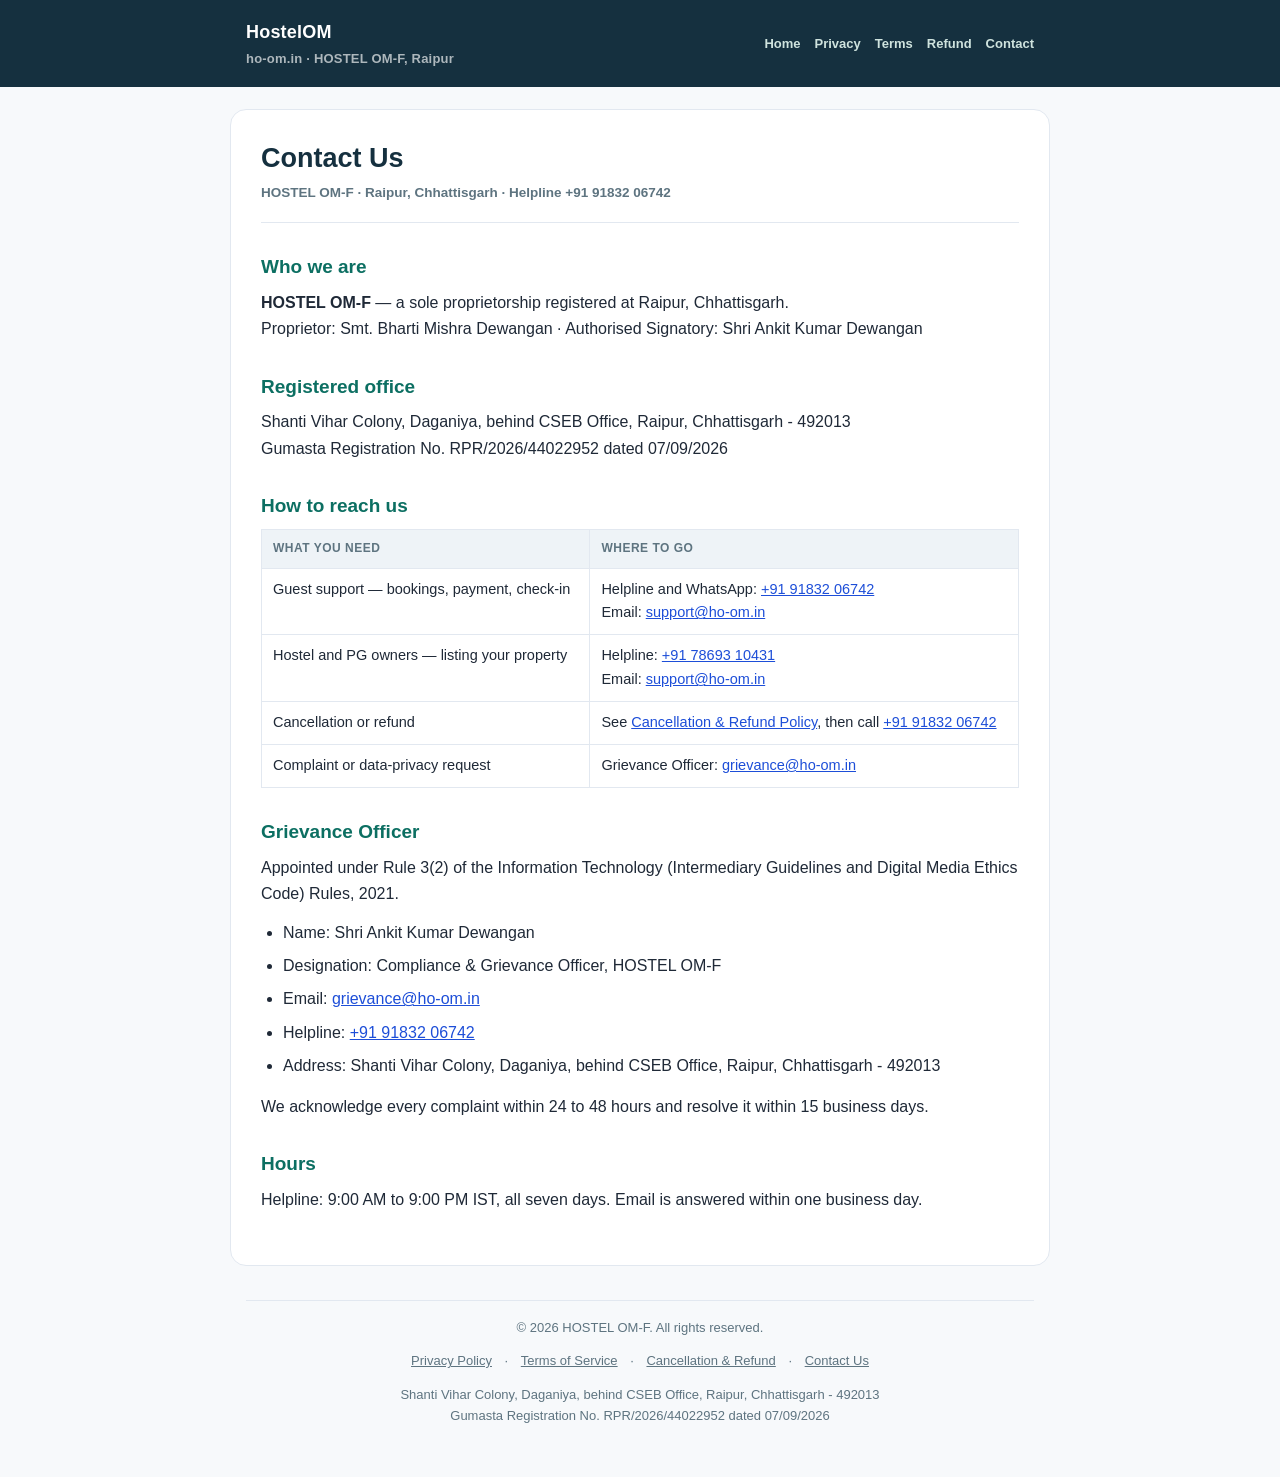
<file: contact.html>
<!DOCTYPE html>
<html lang="en">
<head>
<meta charset="utf-8">
<meta name="viewport" content="width=device-width, initial-scale=1">
<title>Contact Us | HostelOM</title>
<meta name="description" content="Contact HostelOM (HOSTEL OM-F, Raipur): guest helpline, owner helpline, email and Grievance Officer.">
<link rel="canonical" href="https://ho-om.in/contact">
<meta property="og:title" content="Contact Us | HostelOM">
<meta property="og:description" content="Contact HostelOM (HOSTEL OM-F, Raipur): guest helpline, owner helpline, email and Grievance Officer.">
<meta property="og:url" content="https://ho-om.in/contact">
<meta property="og:type" content="website">
<link rel="icon" href="/icon-192.png">
<style>
:root{--navy:#15303F;--teal:#0C6F62;--grey:#5E7480;--line:#E2E8F0;--bg:#F7F9FB;--card:#fff}
*{box-sizing:border-box}
html{-webkit-text-size-adjust:100%}
body{margin:0;background:var(--bg);color:#1f2937;
 font:16px/1.65 -apple-system,BlinkMacSystemFont,"Segoe UI",Roboto,"Helvetica Neue",Arial,sans-serif}
.wrap{max-width:820px;margin:0 auto;padding:0 16px}
header.top{background:var(--navy);color:#fff;padding:18px 0}
header.top .wrap{display:flex;align-items:center;justify-content:space-between;gap:12px;flex-wrap:wrap}
header.top a.brand{color:#fff;text-decoration:none;font-weight:800;font-size:18px;letter-spacing:.2px}
header.top a.brand span{opacity:.65;font-weight:600;font-size:13px;display:block}
header.top nav a{color:#cfe3de;text-decoration:none;font-size:13px;font-weight:700;margin-left:14px}
header.top nav a:hover{color:#fff;text-decoration:underline}
main{background:var(--card);margin:22px auto 0;padding:32px 30px 40px;max-width:820px;
 border:1px solid var(--line);border-radius:16px}
h1{font-size:27px;line-height:1.25;color:var(--navy);margin:0 0 6px}
.eff{color:var(--grey);font-size:13.5px;font-weight:600;margin:0 0 26px;
 padding-bottom:18px;border-bottom:1px solid var(--line)}
h2{font-size:19px;color:var(--teal);margin:32px 0 10px;line-height:1.3}
h3{font-size:16px;color:var(--navy);margin:22px 0 8px}
p{margin:0 0 12px}
ul{margin:0 0 14px;padding-left:22px}
li{margin-bottom:7px}
table{width:100%;border-collapse:collapse;margin:8px 0 18px;font-size:14.5px}
th,td{border:1px solid var(--line);padding:9px 11px;text-align:left;vertical-align:top}
th{background:#EEF3F7;color:var(--grey);font-size:12px;text-transform:uppercase;letter-spacing:.5px}
.q{background:#F1F6F5;border-left:4px solid var(--teal);padding:13px 16px;margin:0 0 16px;
 border-radius:0 8px 8px 0;font-style:italic}
a{color:#1d4ed8}
footer.bot{margin:34px auto 50px;max-width:820px;padding:0 16px;color:var(--grey);font-size:13px;text-align:center}
footer.bot a{color:var(--grey);margin:0 9px;white-space:nowrap}
footer.bot .rule{border-top:1px solid var(--line);margin-bottom:16px}
@media(max-width:560px){
 main{padding:22px 17px 30px;border-radius:0;border-left:0;border-right:0;margin-top:0}
 h1{font-size:23px} table{font-size:13px} th,td{padding:7px 8px}
 header.top nav a{margin:0 12px 0 0;display:inline-block}
}
</style>
</head>
<body>
<header class="top"><div class="wrap">
  <a class="brand" href="/">HostelOM<span>ho-om.in &middot; HOSTEL OM-F, Raipur</span></a>
  <nav><a href="/">Home</a><a href="/privacy">Privacy</a><a href="/terms">Terms</a><a href="/refund">Refund</a><a href="/contact">Contact</a></nav>
</div></header>
<main>
<h1>Contact Us</h1>
<p class="eff">HOSTEL OM-F &middot; Raipur, Chhattisgarh &middot; Helpline +91 91832 06742</p>

<h2>Who we are</h2>
<p><b>HOSTEL OM-F</b> &mdash; a sole proprietorship registered at Raipur, Chhattisgarh.<br>
Proprietor: Smt. Bharti Mishra Dewangan &middot; Authorised Signatory: Shri Ankit Kumar Dewangan</p>

<h2>Registered office</h2>
<p>Shanti Vihar Colony, Daganiya, behind CSEB Office, Raipur, Chhattisgarh - 492013<br>Gumasta Registration No. RPR/2026/44022952 dated 07/09/2026</p>

<h2>How to reach us</h2>
<table><thead><tr><th>What you need</th><th>Where to go</th></tr></thead><tbody><tr><td>Guest support &mdash; bookings, payment, check-in</td><td>Helpline and WhatsApp: <a href="tel:+919183206742">+91 91832 06742</a><br>Email: <a href="mailto:support@ho-om.in">support@ho-om.in</a></td></tr><tr><td>Hostel and PG owners &mdash; listing your property</td><td>Helpline: <a href="tel:+917869310431">+91 78693 10431</a><br>Email: <a href="mailto:support@ho-om.in">support@ho-om.in</a></td></tr><tr><td>Cancellation or refund</td><td>See <a href="/refund">Cancellation &amp; Refund Policy</a>, then call <a href="tel:+919183206742">+91 91832 06742</a></td></tr><tr><td>Complaint or data-privacy request</td><td>Grievance Officer: <a href="mailto:grievance@ho-om.in">grievance@ho-om.in</a></td></tr></tbody></table>
<h2>Grievance Officer</h2>
<p>Appointed under Rule 3(2) of the Information Technology (Intermediary Guidelines and Digital Media
Ethics Code) Rules, 2021.</p>
<ul><li>Name: Shri Ankit Kumar Dewangan</li><li>Designation: Compliance &amp; Grievance Officer, HOSTEL OM-F</li><li>Email: <a href="mailto:grievance@ho-om.in">grievance@ho-om.in</a></li><li>Helpline: <a href="tel:+919183206742">+91 91832 06742</a></li><li>Address: Shanti Vihar Colony, Daganiya, behind CSEB Office, Raipur, Chhattisgarh - 492013</li></ul>
<p>We acknowledge every complaint within 24 to 48 hours and resolve it within 15 business days.</p>

<h2>Hours</h2>
<p>Helpline: 9:00 AM to 9:00 PM IST, all seven days. Email is answered within one business day.</p>

</main>
<footer class="bot"><div class="rule"></div><p>&copy; 2026 HOSTEL OM-F. All rights reserved.</p><p><a href="/privacy">Privacy Policy</a> &middot; <a href="/terms">Terms of Service</a> &middot; <a href="/refund">Cancellation &amp; Refund</a> &middot; <a href="/contact">Contact Us</a></p><p>Shanti Vihar Colony, Daganiya, behind CSEB Office, Raipur, Chhattisgarh - 492013<br>Gumasta Registration No. RPR/2026/44022952 dated 07/09/2026</p></footer>
</body>
</html>
</file>
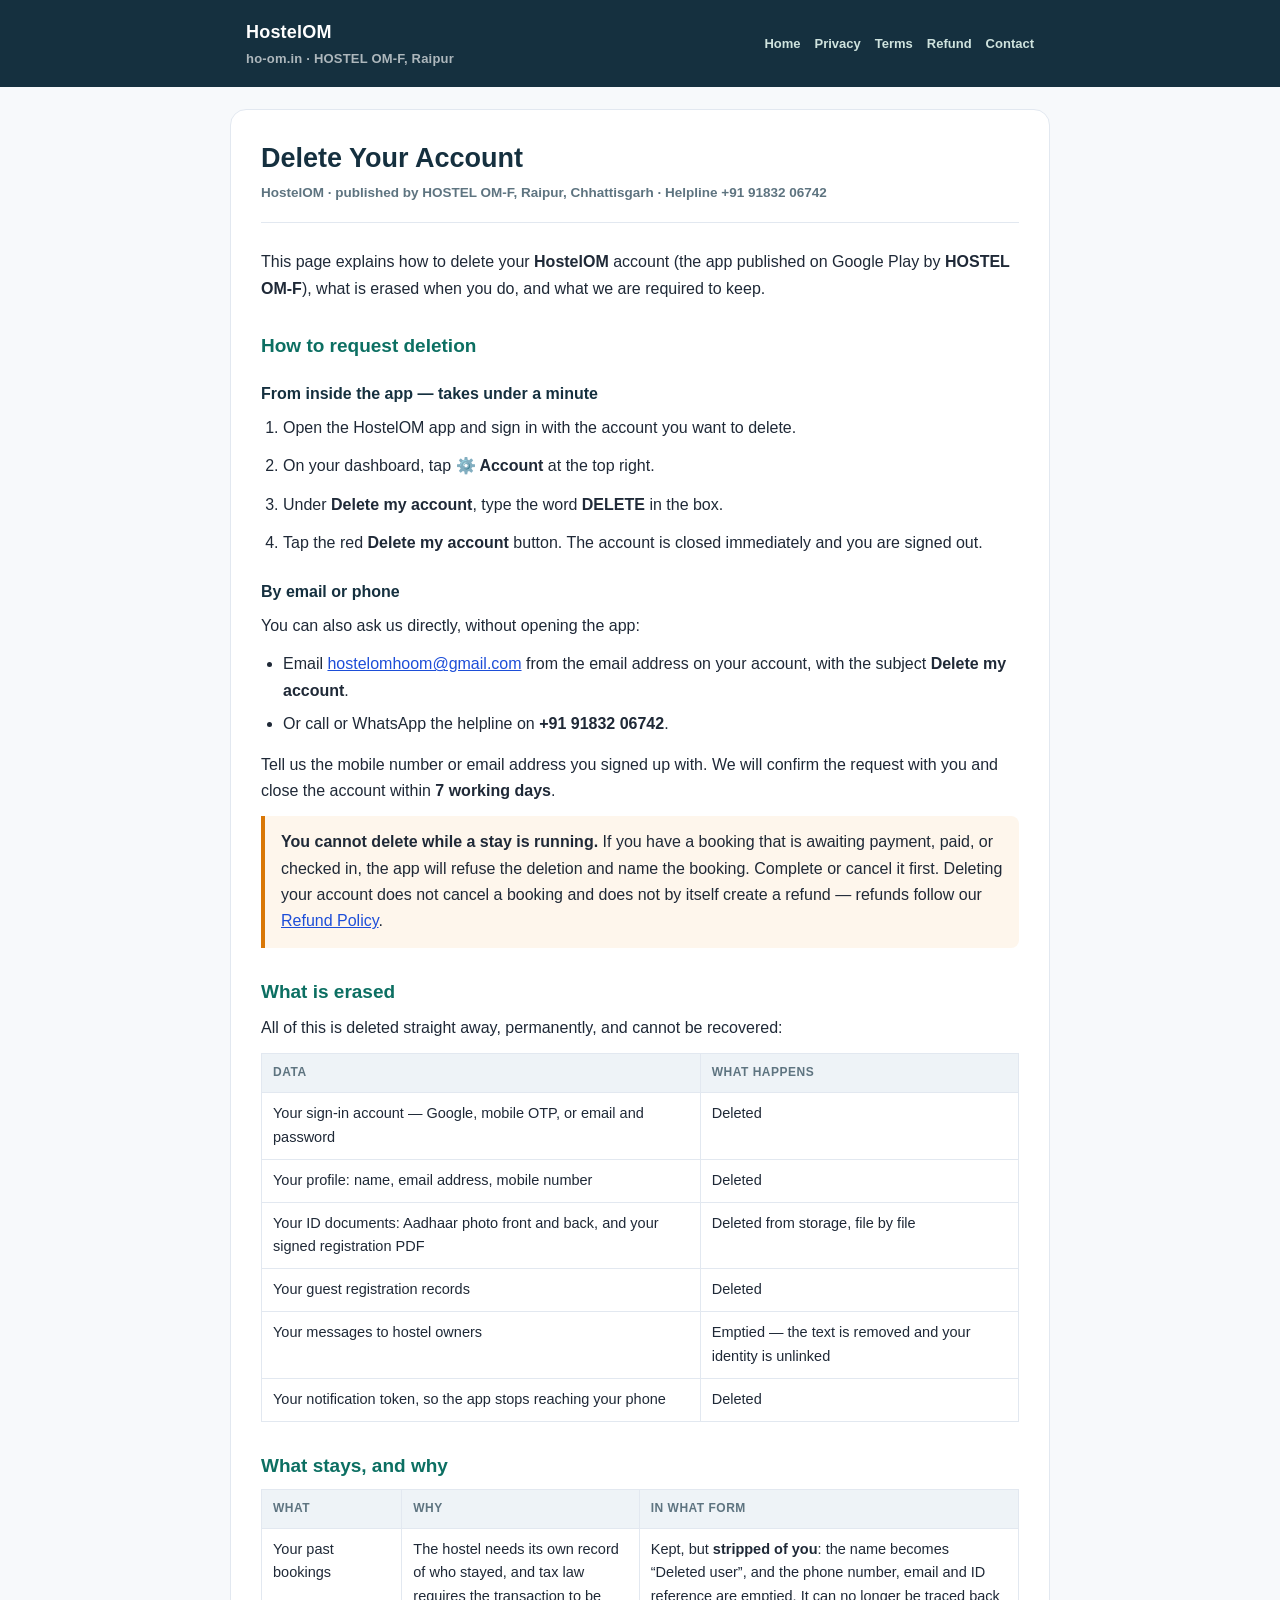
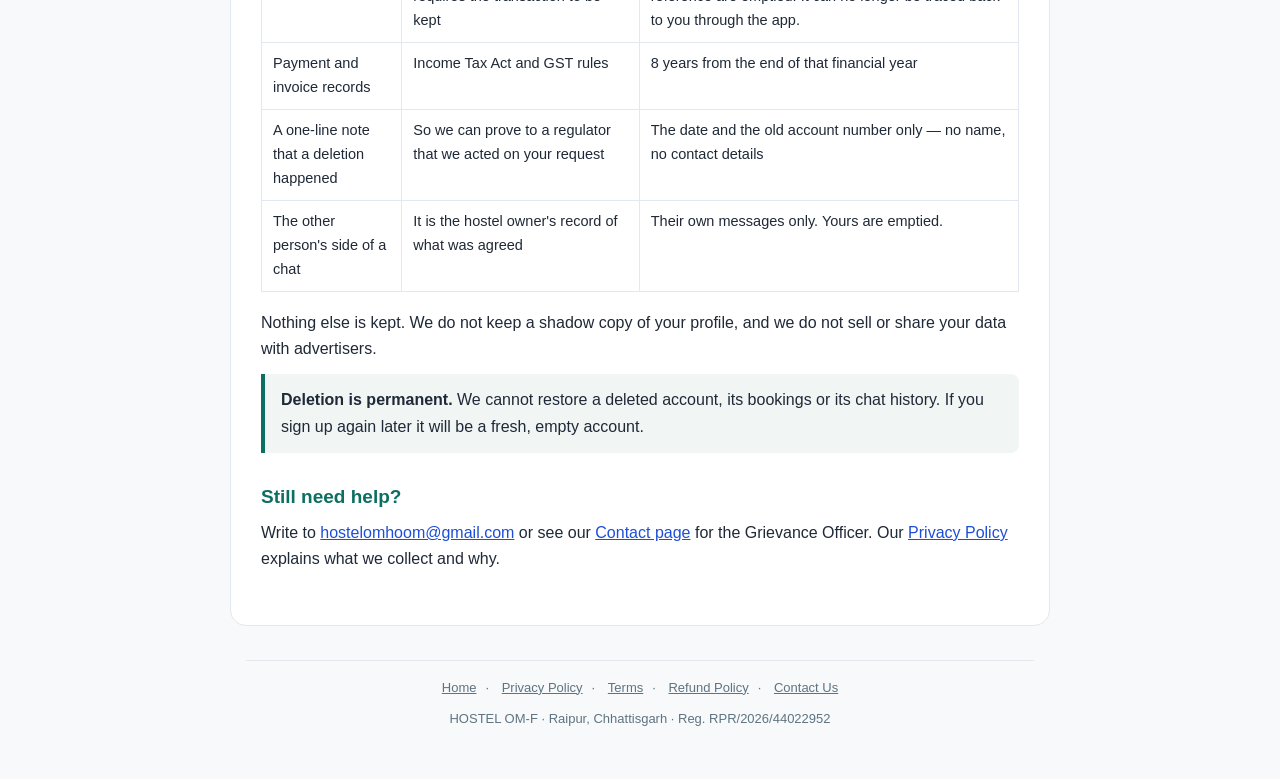
<file: delete-account.html>
<!DOCTYPE html>
<html lang="en">
<head>
<meta charset="utf-8">
<meta name="viewport" content="width=device-width, initial-scale=1">
<title>Delete Your Account | HostelOM</title>
<meta name="description" content="How to delete your HostelOM (HOSTEL OM-F, Raipur) account and what happens to your data: what is erased, what is kept, and for how long.">
<link rel="canonical" href="https://ho-om.in/delete-account">
<meta property="og:title" content="Delete Your Account | HostelOM">
<meta property="og:description" content="How to delete your HostelOM account and what happens to your data.">
<meta property="og:url" content="https://ho-om.in/delete-account">
<meta property="og:type" content="website">
<link rel="icon" href="/icon-192.png">
<style>
:root{--navy:#15303F;--teal:#0C6F62;--grey:#5E7480;--line:#E2E8F0;--bg:#F7F9FB;--card:#fff}
*{box-sizing:border-box}
html{-webkit-text-size-adjust:100%}
body{margin:0;background:var(--bg);color:#1f2937;
 font:16px/1.65 -apple-system,BlinkMacSystemFont,"Segoe UI",Roboto,"Helvetica Neue",Arial,sans-serif}
.wrap{max-width:820px;margin:0 auto;padding:0 16px}
header.top{background:var(--navy);color:#fff;padding:18px 0}
header.top .wrap{display:flex;align-items:center;justify-content:space-between;gap:12px;flex-wrap:wrap}
header.top a.brand{color:#fff;text-decoration:none;font-weight:800;font-size:18px;letter-spacing:.2px}
header.top a.brand span{opacity:.65;font-weight:600;font-size:13px;display:block}
header.top nav a{color:#cfe3de;text-decoration:none;font-size:13px;font-weight:700;margin-left:14px}
header.top nav a:hover{color:#fff;text-decoration:underline}
main{background:var(--card);margin:22px auto 0;padding:32px 30px 40px;max-width:820px;
 border:1px solid var(--line);border-radius:16px}
h1{font-size:27px;line-height:1.25;color:var(--navy);margin:0 0 6px}
.eff{color:var(--grey);font-size:13.5px;font-weight:600;margin:0 0 26px;
 padding-bottom:18px;border-bottom:1px solid var(--line)}
h2{font-size:19px;color:var(--teal);margin:32px 0 10px;line-height:1.3}
h3{font-size:16px;color:var(--navy);margin:22px 0 8px}
p{margin:0 0 12px}
ul{margin:0 0 14px;padding-left:22px}
li{margin-bottom:7px}
ol.steps{margin:0 0 18px;padding-left:22px}
ol.steps li{margin-bottom:12px}
table{width:100%;border-collapse:collapse;margin:8px 0 18px;font-size:14.5px}
th,td{border:1px solid var(--line);padding:9px 11px;text-align:left;vertical-align:top}
th{background:#EEF3F7;color:var(--grey);font-size:12px;text-transform:uppercase;letter-spacing:.5px}
.q{background:#F1F6F5;border-left:4px solid var(--teal);padding:13px 16px;margin:0 0 16px;
 border-radius:0 8px 8px 0}
.warn{background:#FEF6EC;border-left:4px solid #D97706;padding:13px 16px;margin:0 0 16px;
 border-radius:0 8px 8px 0}
a{color:#1d4ed8}
footer.bot{margin:34px auto 50px;max-width:820px;padding:0 16px;color:var(--grey);font-size:13px;text-align:center}
footer.bot a{color:var(--grey);margin:0 9px;white-space:nowrap}
footer.bot .rule{border-top:1px solid var(--line);margin-bottom:16px}
@media(max-width:560px){
 main{padding:22px 17px 30px;border-radius:0;border-left:0;border-right:0;margin-top:0}
 h1{font-size:23px} table{font-size:13px} th,td{padding:7px 8px}
 header.top nav a{margin:0 12px 0 0;display:inline-block}
}
</style>
</head>
<body>
<header class="top"><div class="wrap">
  <a class="brand" href="/">HostelOM<span>ho-om.in &middot; HOSTEL OM-F, Raipur</span></a>
  <nav><a href="/">Home</a><a href="/privacy">Privacy</a><a href="/terms">Terms</a><a href="/refund">Refund</a><a href="/contact">Contact</a></nav>
</div></header>
<main>
<h1>Delete Your Account</h1>
<p class="eff">HostelOM &middot; published by HOSTEL OM-F, Raipur, Chhattisgarh &middot; Helpline +91 91832 06742</p>

<p>This page explains how to delete your <strong>HostelOM</strong> account (the app published
on Google Play by <strong>HOSTEL OM-F</strong>), what is erased when you do, and what we are
required to keep.</p>

<h2>How to request deletion</h2>

<h3>From inside the app &mdash; takes under a minute</h3>
<ol class="steps">
  <li>Open the HostelOM app and sign in with the account you want to delete.</li>
  <li>On your dashboard, tap <strong>&#9881;&#65039; Account</strong> at the top right.</li>
  <li>Under <strong>Delete my account</strong>, type the word <strong>DELETE</strong> in the box.</li>
  <li>Tap the red <strong>Delete my account</strong> button. The account is closed
      immediately and you are signed out.</li>
</ol>

<h3>By email or phone</h3>
<p>You can also ask us directly, without opening the app:</p>
<ul>
  <li>Email <a href="mailto:hostelomhoom@gmail.com">hostelomhoom@gmail.com</a> from the
      email address on your account, with the subject <strong>Delete my account</strong>.</li>
  <li>Or call or WhatsApp the helpline on <strong>+91 91832 06742</strong>.</li>
</ul>
<p>Tell us the mobile number or email address you signed up with. We will confirm the
request with you and close the account within <strong>7 working days</strong>.</p>

<div class="warn">
<strong>You cannot delete while a stay is running.</strong> If you have a booking that is
awaiting payment, paid, or checked in, the app will refuse the deletion and name the
booking. Complete or cancel it first. Deleting your account does not cancel a booking and
does not by itself create a refund &mdash; refunds follow our
<a href="/refund">Refund Policy</a>.
</div>

<h2>What is erased</h2>
<p>All of this is deleted straight away, permanently, and cannot be recovered:</p>
<table>
  <tr><th>Data</th><th>What happens</th></tr>
  <tr><td>Your sign-in account &mdash; Google, mobile OTP, or email and password</td><td>Deleted</td></tr>
  <tr><td>Your profile: name, email address, mobile number</td><td>Deleted</td></tr>
  <tr><td>Your ID documents: Aadhaar photo front and back, and your signed registration PDF</td><td>Deleted from storage, file by file</td></tr>
  <tr><td>Your guest registration records</td><td>Deleted</td></tr>
  <tr><td>Your messages to hostel owners</td><td>Emptied &mdash; the text is removed and your identity is unlinked</td></tr>
  <tr><td>Your notification token, so the app stops reaching your phone</td><td>Deleted</td></tr>
</table>

<h2>What stays, and why</h2>
<table>
  <tr><th>What</th><th>Why</th><th>In what form</th></tr>
  <tr>
    <td>Your past bookings</td>
    <td>The hostel needs its own record of who stayed, and tax law requires the
        transaction to be kept</td>
    <td>Kept, but <strong>stripped of you</strong>: the name becomes
        &ldquo;Deleted user&rdquo;, and the phone number, email and ID reference are
        emptied. It can no longer be traced back to you through the app.</td>
  </tr>
  <tr>
    <td>Payment and invoice records</td>
    <td>Income Tax Act and GST rules</td>
    <td>8 years from the end of that financial year</td>
  </tr>
  <tr>
    <td>A one-line note that a deletion happened</td>
    <td>So we can prove to a regulator that we acted on your request</td>
    <td>The date and the old account number only &mdash; no name, no contact details</td>
  </tr>
  <tr>
    <td>The other person's side of a chat</td>
    <td>It is the hostel owner's record of what was agreed</td>
    <td>Their own messages only. Yours are emptied.</td>
  </tr>
</table>
<p>Nothing else is kept. We do not keep a shadow copy of your profile, and we do not sell
or share your data with advertisers.</p>

<div class="q">
<strong>Deletion is permanent.</strong> We cannot restore a deleted account, its bookings or
its chat history. If you sign up again later it will be a fresh, empty account.
</div>

<h2>Still need help?</h2>
<p>Write to <a href="mailto:hostelomhoom@gmail.com">hostelomhoom@gmail.com</a> or see our
<a href="/contact">Contact page</a> for the Grievance Officer. Our
<a href="/privacy">Privacy Policy</a> explains what we collect and why.</p>
</main>

<footer class="bot"><div class="rule"></div>
  <a href="/">Home</a>&middot;
  <a href="/privacy">Privacy Policy</a>&middot;
  <a href="/terms">Terms</a>&middot;
  <a href="/refund">Refund Policy</a>&middot;
  <a href="/contact">Contact Us</a>
  <div style="margin-top:10px">HOSTEL OM-F &middot; Raipur, Chhattisgarh &middot; Reg. RPR/2026/44022952</div>
</footer>
</body>
</html>
</file>
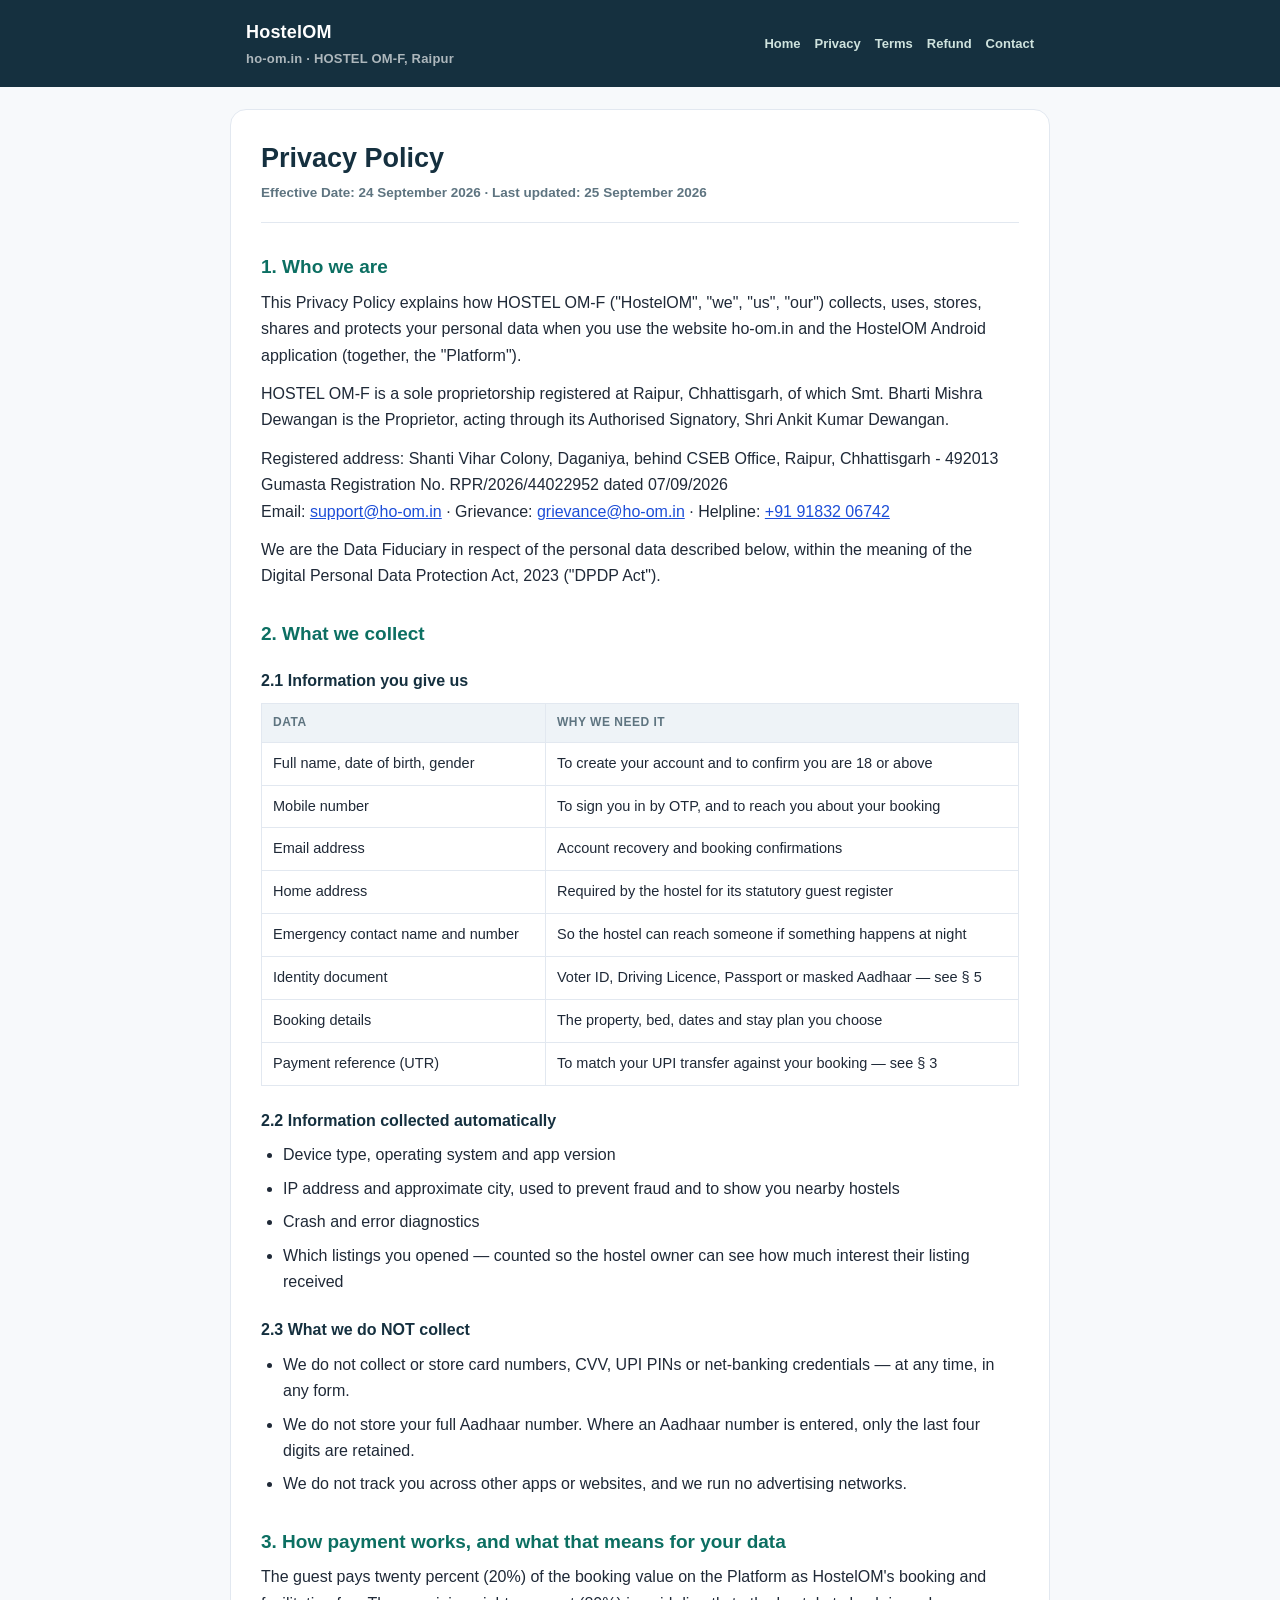
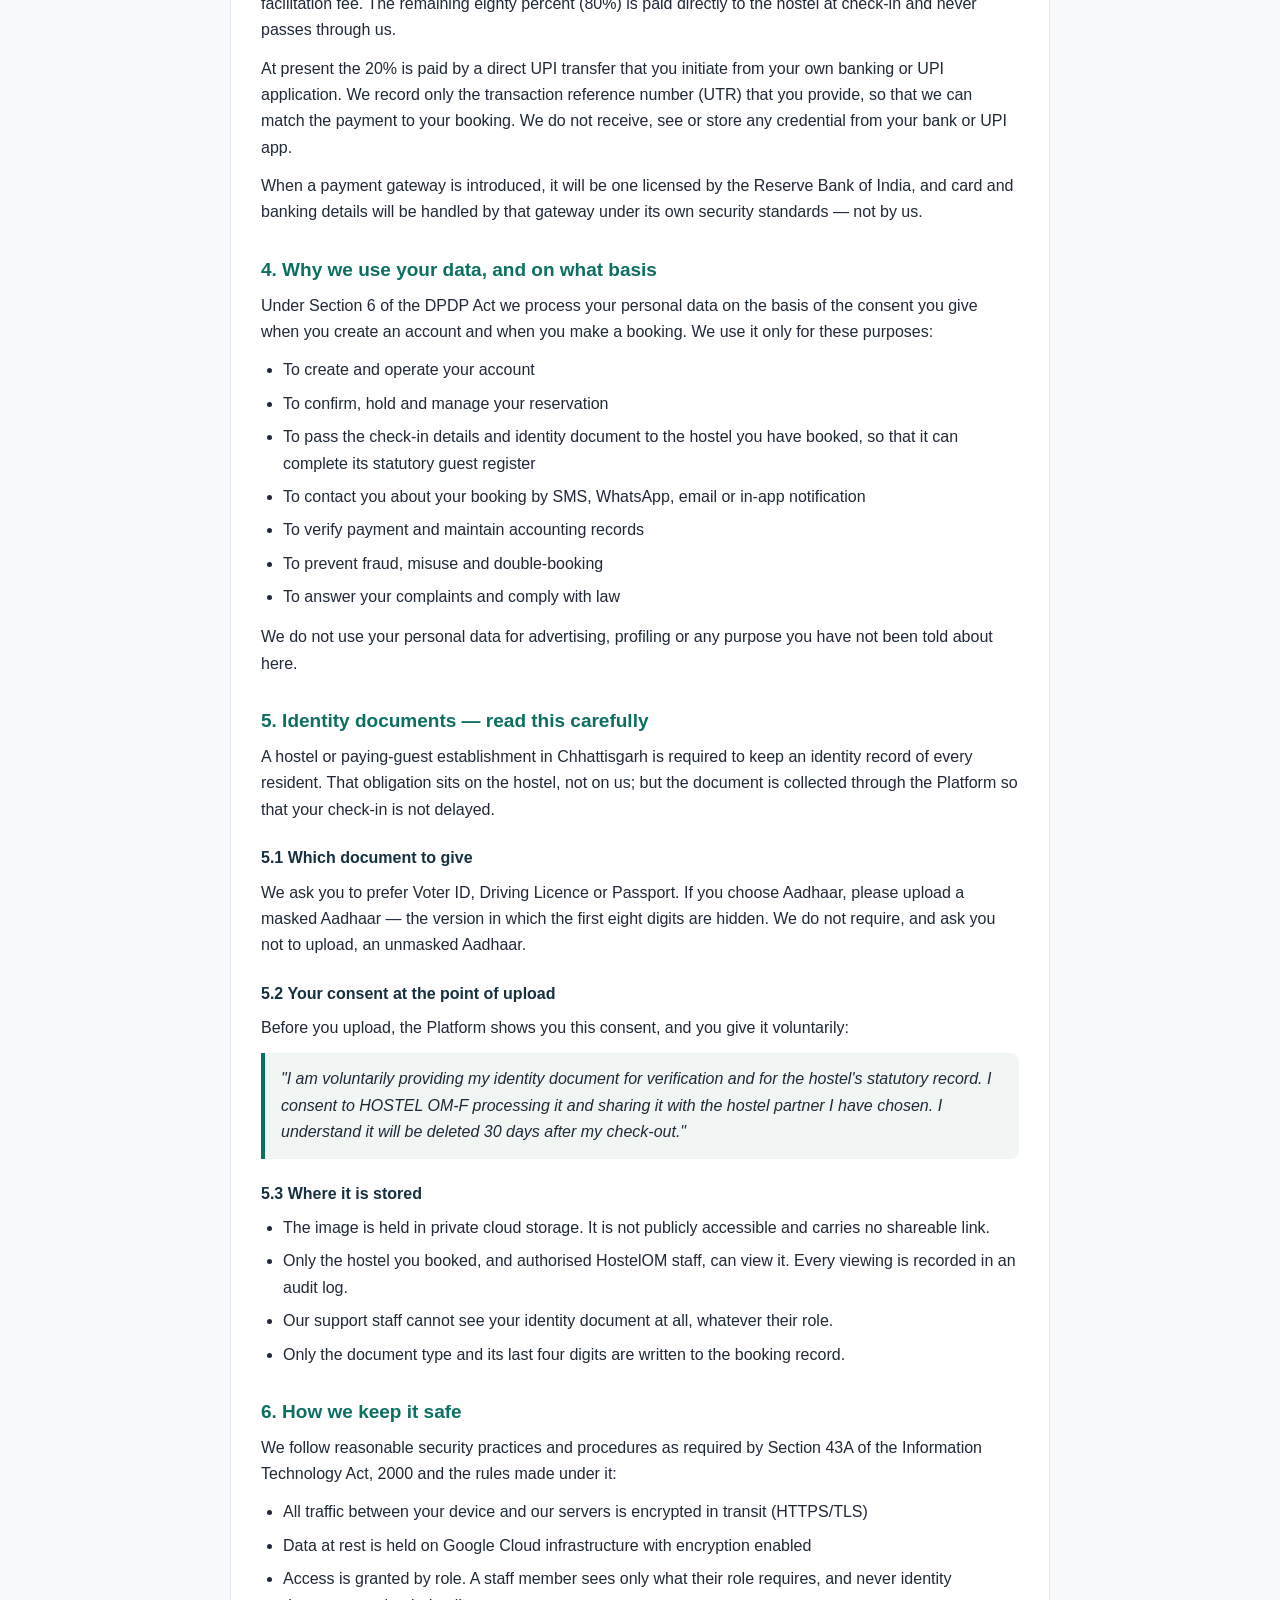
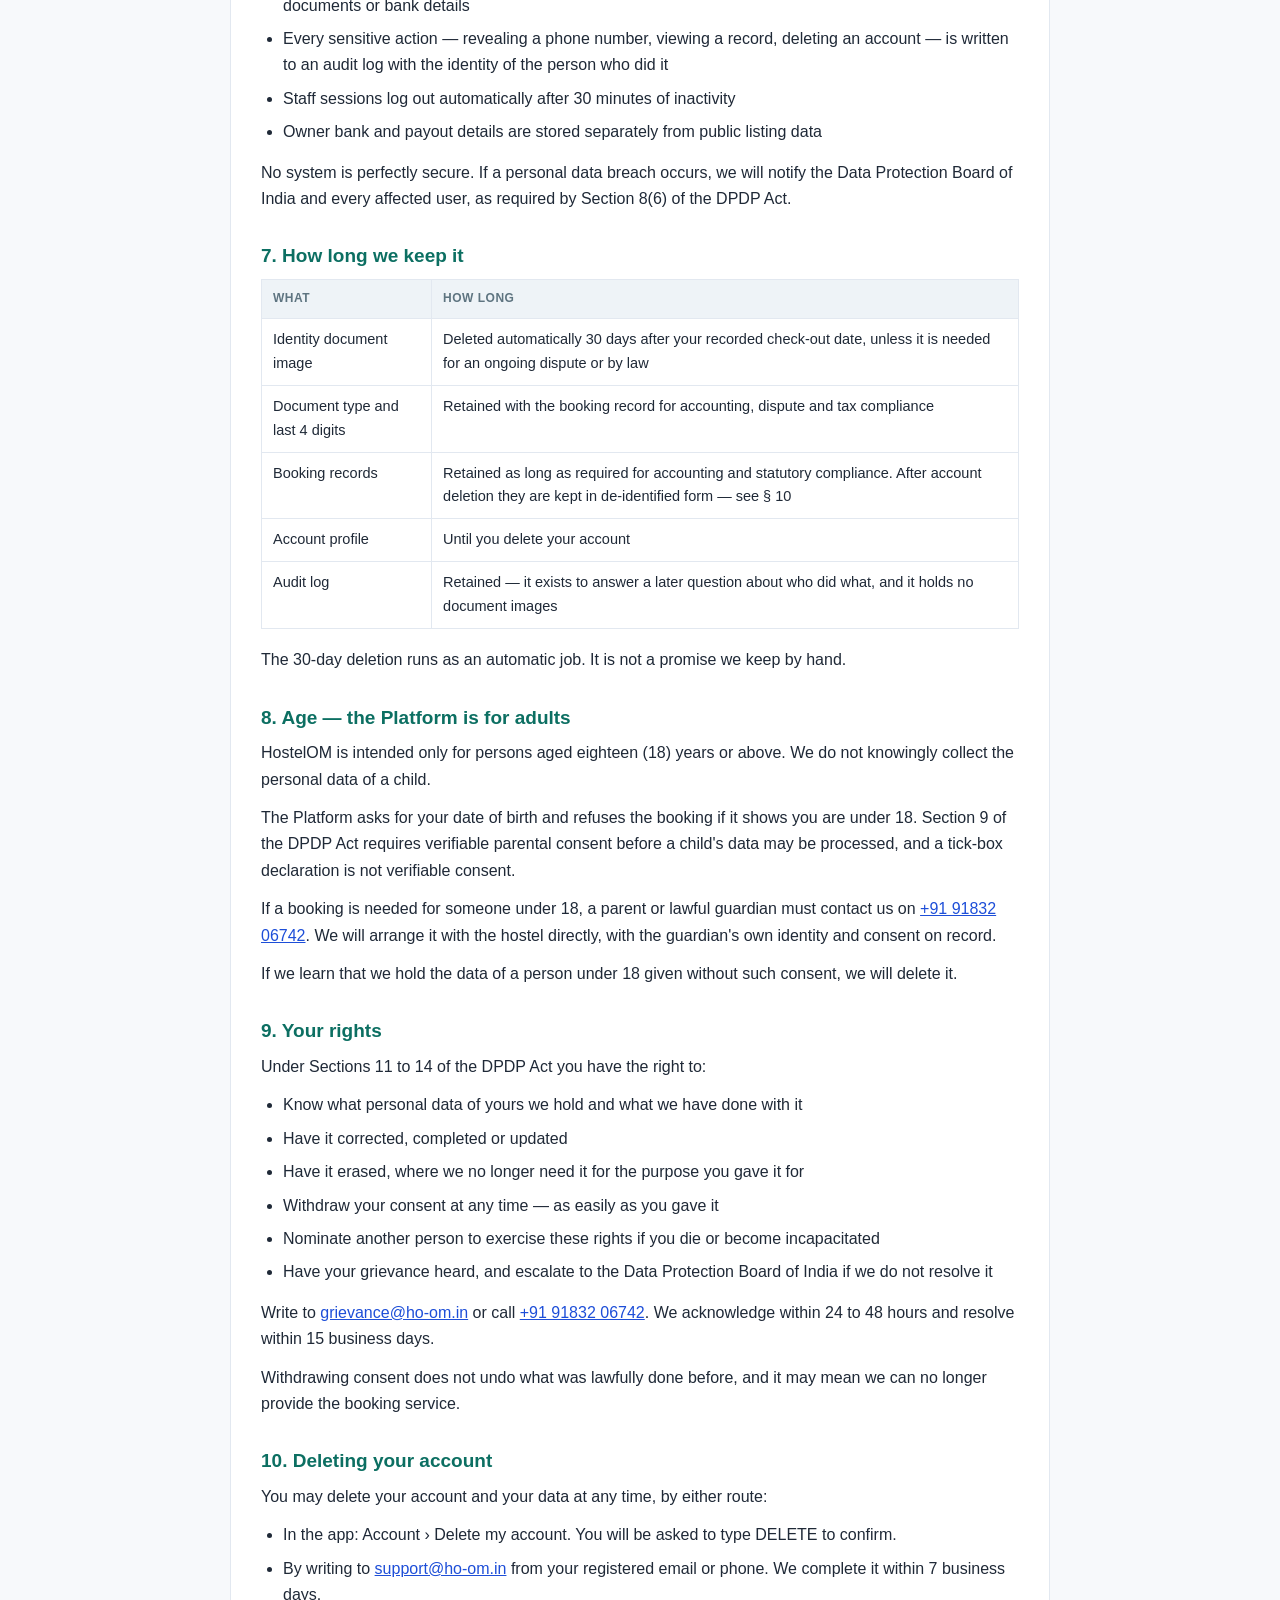
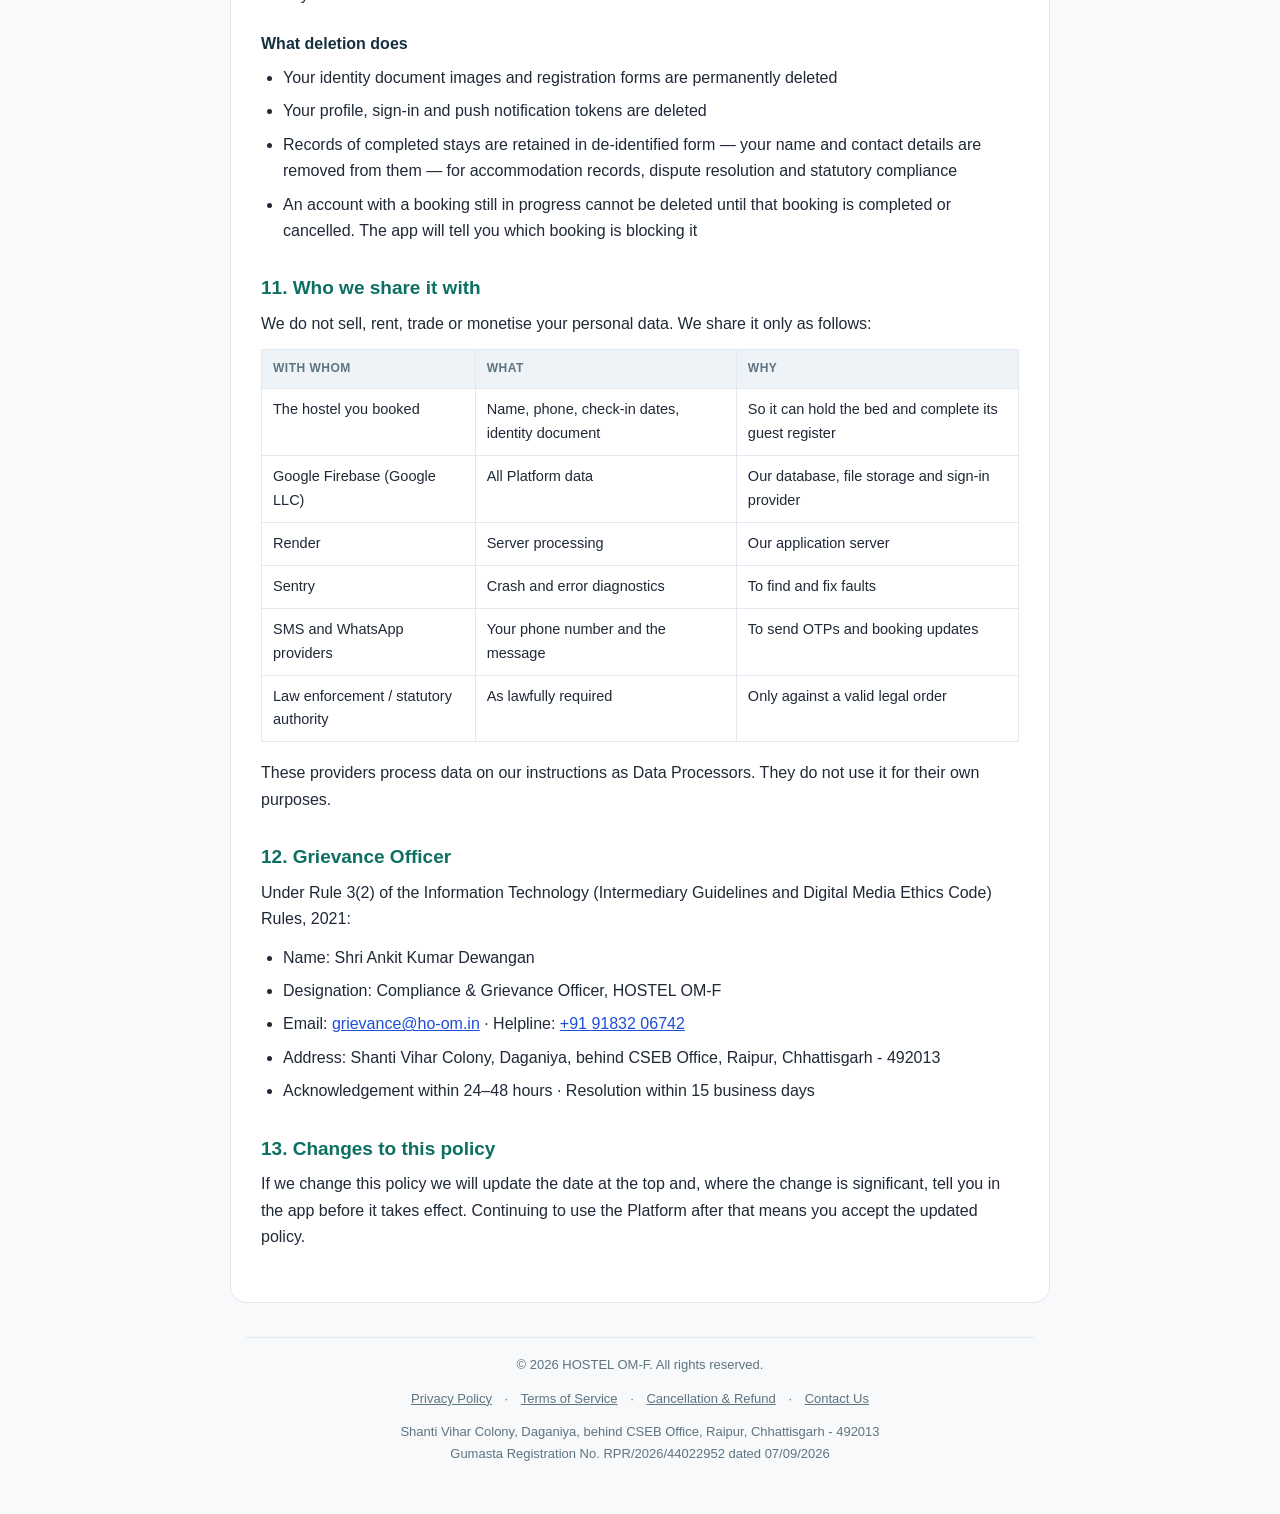
<file: privacy.html>
<!DOCTYPE html>
<html lang="en">
<head>
<meta charset="utf-8">
<meta name="viewport" content="width=device-width, initial-scale=1">
<title>Privacy Policy | HostelOM</title>
<meta name="description" content="How HostelOM (HOSTEL OM-F, Raipur) collects, uses, stores and protects your personal data under the DPDP Act, 2023.">
<link rel="canonical" href="https://ho-om.in/privacy">
<meta property="og:title" content="Privacy Policy | HostelOM">
<meta property="og:description" content="How HostelOM (HOSTEL OM-F, Raipur) collects, uses, stores and protects your personal data under the DPDP Act, 2023.">
<meta property="og:url" content="https://ho-om.in/privacy">
<meta property="og:type" content="website">
<link rel="icon" href="/icon-192.png">
<style>
:root{--navy:#15303F;--teal:#0C6F62;--grey:#5E7480;--line:#E2E8F0;--bg:#F7F9FB;--card:#fff}
*{box-sizing:border-box}
html{-webkit-text-size-adjust:100%}
body{margin:0;background:var(--bg);color:#1f2937;
 font:16px/1.65 -apple-system,BlinkMacSystemFont,"Segoe UI",Roboto,"Helvetica Neue",Arial,sans-serif}
.wrap{max-width:820px;margin:0 auto;padding:0 16px}
header.top{background:var(--navy);color:#fff;padding:18px 0}
header.top .wrap{display:flex;align-items:center;justify-content:space-between;gap:12px;flex-wrap:wrap}
header.top a.brand{color:#fff;text-decoration:none;font-weight:800;font-size:18px;letter-spacing:.2px}
header.top a.brand span{opacity:.65;font-weight:600;font-size:13px;display:block}
header.top nav a{color:#cfe3de;text-decoration:none;font-size:13px;font-weight:700;margin-left:14px}
header.top nav a:hover{color:#fff;text-decoration:underline}
main{background:var(--card);margin:22px auto 0;padding:32px 30px 40px;max-width:820px;
 border:1px solid var(--line);border-radius:16px}
h1{font-size:27px;line-height:1.25;color:var(--navy);margin:0 0 6px}
.eff{color:var(--grey);font-size:13.5px;font-weight:600;margin:0 0 26px;
 padding-bottom:18px;border-bottom:1px solid var(--line)}
h2{font-size:19px;color:var(--teal);margin:32px 0 10px;line-height:1.3}
h3{font-size:16px;color:var(--navy);margin:22px 0 8px}
p{margin:0 0 12px}
ul{margin:0 0 14px;padding-left:22px}
li{margin-bottom:7px}
table{width:100%;border-collapse:collapse;margin:8px 0 18px;font-size:14.5px}
th,td{border:1px solid var(--line);padding:9px 11px;text-align:left;vertical-align:top}
th{background:#EEF3F7;color:var(--grey);font-size:12px;text-transform:uppercase;letter-spacing:.5px}
.q{background:#F1F6F5;border-left:4px solid var(--teal);padding:13px 16px;margin:0 0 16px;
 border-radius:0 8px 8px 0;font-style:italic}
a{color:#1d4ed8}
footer.bot{margin:34px auto 50px;max-width:820px;padding:0 16px;color:var(--grey);font-size:13px;text-align:center}
footer.bot a{color:var(--grey);margin:0 9px;white-space:nowrap}
footer.bot .rule{border-top:1px solid var(--line);margin-bottom:16px}
@media(max-width:560px){
 main{padding:22px 17px 30px;border-radius:0;border-left:0;border-right:0;margin-top:0}
 h1{font-size:23px} table{font-size:13px} th,td{padding:7px 8px}
 header.top nav a{margin:0 12px 0 0;display:inline-block}
}
</style>
</head>
<body>
<header class="top"><div class="wrap">
  <a class="brand" href="/">HostelOM<span>ho-om.in &middot; HOSTEL OM-F, Raipur</span></a>
  <nav><a href="/">Home</a><a href="/privacy">Privacy</a><a href="/terms">Terms</a><a href="/refund">Refund</a><a href="/contact">Contact</a></nav>
</div></header>
<main>
<h1>Privacy Policy</h1>
<p class="eff">Effective Date: 24 September 2026 &middot; Last updated: 25 September 2026</p>

<h2>1. Who we are</h2>
<p>This Privacy Policy explains how HOSTEL OM-F ("HostelOM", "we", "us", "our") collects, uses,
stores, shares and protects your personal data when you use the website ho-om.in and the HostelOM
Android application (together, the "Platform").</p>
<p>HOSTEL OM-F is a sole proprietorship registered at Raipur, Chhattisgarh, of which
Smt. Bharti Mishra Dewangan is the Proprietor, acting through its Authorised Signatory,
Shri Ankit Kumar Dewangan.</p>
<p>Registered address: Shanti Vihar Colony, Daganiya, behind CSEB Office, Raipur, Chhattisgarh - 492013<br>
Gumasta Registration No. RPR/2026/44022952 dated 07/09/2026<br>
Email: <a href="mailto:support@ho-om.in">support@ho-om.in</a> &middot;
Grievance: <a href="mailto:grievance@ho-om.in">grievance@ho-om.in</a> &middot;
Helpline: <a href="tel:+919183206742">+91 91832 06742</a></p>
<p>We are the Data Fiduciary in respect of the personal data described below, within the meaning of
the Digital Personal Data Protection Act, 2023 ("DPDP Act").</p>

<h2>2. What we collect</h2>
<h3>2.1 Information you give us</h3>
<table><thead><tr><th>Data</th><th>Why we need it</th></tr></thead><tbody><tr><td>Full name, date of birth, gender</td><td>To create your account and to confirm you are 18 or above</td></tr><tr><td>Mobile number</td><td>To sign you in by OTP, and to reach you about your booking</td></tr><tr><td>Email address</td><td>Account recovery and booking confirmations</td></tr><tr><td>Home address</td><td>Required by the hostel for its statutory guest register</td></tr><tr><td>Emergency contact name and number</td><td>So the hostel can reach someone if something happens at night</td></tr><tr><td>Identity document</td><td>Voter ID, Driving Licence, Passport or masked Aadhaar &mdash; see &sect;&nbsp;5</td></tr><tr><td>Booking details</td><td>The property, bed, dates and stay plan you choose</td></tr><tr><td>Payment reference (UTR)</td><td>To match your UPI transfer against your booking &mdash; see &sect;&nbsp;3</td></tr></tbody></table>
<h3>2.2 Information collected automatically</h3>
<ul><li>Device type, operating system and app version</li><li>IP address and approximate city, used to prevent fraud and to show you nearby hostels</li><li>Crash and error diagnostics</li><li>Which listings you opened &mdash; counted so the hostel owner can see how much interest their listing received</li></ul>
<h3>2.3 What we do NOT collect</h3>
<ul><li>We do not collect or store card numbers, CVV, UPI PINs or net-banking credentials &mdash; at any time, in any form.</li><li>We do not store your full Aadhaar number. Where an Aadhaar number is entered, only the last four digits are retained.</li><li>We do not track you across other apps or websites, and we run no advertising networks.</li></ul>

<h2>3. How payment works, and what that means for your data</h2>
<p>The guest pays twenty percent (20%) of the booking value on the Platform as HostelOM's booking
and facilitation fee. The remaining eighty percent (80%) is paid directly to the hostel at check-in
and never passes through us.</p>
<p>At present the 20% is paid by a direct UPI transfer that you initiate from your own banking or UPI
application. We record only the transaction reference number (UTR) that you provide, so that we can
match the payment to your booking. We do not receive, see or store any credential from your bank or
UPI app.</p>
<p>When a payment gateway is introduced, it will be one licensed by the Reserve Bank of India, and
card and banking details will be handled by that gateway under its own security standards &mdash; not
by us.</p>

<h2>4. Why we use your data, and on what basis</h2>
<p>Under Section 6 of the DPDP Act we process your personal data on the basis of the consent you give
when you create an account and when you make a booking. We use it only for these purposes:</p>
<ul><li>To create and operate your account</li><li>To confirm, hold and manage your reservation</li><li>To pass the check-in details and identity document to the hostel you have booked, so that it can complete its statutory guest register</li><li>To contact you about your booking by SMS, WhatsApp, email or in-app notification</li><li>To verify payment and maintain accounting records</li><li>To prevent fraud, misuse and double-booking</li><li>To answer your complaints and comply with law</li></ul>
<p>We do not use your personal data for advertising, profiling or any purpose you have not been told
about here.</p>

<h2>5. Identity documents &mdash; read this carefully</h2>
<p>A hostel or paying-guest establishment in Chhattisgarh is required to keep an identity record of
every resident. That obligation sits on the hostel, not on us; but the document is collected through
the Platform so that your check-in is not delayed.</p>
<h3>5.1 Which document to give</h3>
<p>We ask you to prefer Voter ID, Driving Licence or Passport. If you choose Aadhaar, please upload a
masked Aadhaar &mdash; the version in which the first eight digits are hidden. We do not require, and
ask you not to upload, an unmasked Aadhaar.</p>
<h3>5.2 Your consent at the point of upload</h3>
<p>Before you upload, the Platform shows you this consent, and you give it voluntarily:</p>
<p class="q">"I am voluntarily providing my identity document for verification and for the hostel's
statutory record. I consent to HOSTEL OM-F processing it and sharing it with the hostel partner I have
chosen. I understand it will be deleted 30 days after my check-out."</p>
<h3>5.3 Where it is stored</h3>
<ul><li>The image is held in private cloud storage. It is not publicly accessible and carries no shareable link.</li><li>Only the hostel you booked, and authorised HostelOM staff, can view it. Every viewing is recorded in an audit log.</li><li>Our support staff cannot see your identity document at all, whatever their role.</li><li>Only the document type and its last four digits are written to the booking record.</li></ul>

<h2>6. How we keep it safe</h2>
<p>We follow reasonable security practices and procedures as required by Section 43A of the
Information Technology Act, 2000 and the rules made under it:</p>
<ul><li>All traffic between your device and our servers is encrypted in transit (HTTPS/TLS)</li><li>Data at rest is held on Google Cloud infrastructure with encryption enabled</li><li>Access is granted by role. A staff member sees only what their role requires, and never identity documents or bank details</li><li>Every sensitive action &mdash; revealing a phone number, viewing a record, deleting an account &mdash; is written to an audit log with the identity of the person who did it</li><li>Staff sessions log out automatically after 30 minutes of inactivity</li><li>Owner bank and payout details are stored separately from public listing data</li></ul>
<p>No system is perfectly secure. If a personal data breach occurs, we will notify the Data Protection
Board of India and every affected user, as required by Section 8(6) of the DPDP Act.</p>

<h2>7. How long we keep it</h2>
<table><thead><tr><th>What</th><th>How long</th></tr></thead><tbody><tr><td>Identity document image</td><td>Deleted automatically 30 days after your recorded check-out date, unless it is needed for an ongoing dispute or by law</td></tr><tr><td>Document type and last 4 digits</td><td>Retained with the booking record for accounting, dispute and tax compliance</td></tr><tr><td>Booking records</td><td>Retained as long as required for accounting and statutory compliance. After account deletion they are kept in de-identified form &mdash; see &sect;&nbsp;10</td></tr><tr><td>Account profile</td><td>Until you delete your account</td></tr><tr><td>Audit log</td><td>Retained &mdash; it exists to answer a later question about who did what, and it holds no document images</td></tr></tbody></table>
<p>The 30-day deletion runs as an automatic job. It is not a promise we keep by hand.</p>

<h2>8. Age &mdash; the Platform is for adults</h2>
<p>HostelOM is intended only for persons aged eighteen (18) years or above. We do not knowingly
collect the personal data of a child.</p>
<p>The Platform asks for your date of birth and refuses the booking if it shows you are under 18.
Section 9 of the DPDP Act requires verifiable parental consent before a child's data may be processed,
and a tick-box declaration is not verifiable consent.</p>
<p>If a booking is needed for someone under 18, a parent or lawful guardian must contact us on
<a href="tel:+919183206742">+91 91832 06742</a>. We will arrange it with the hostel directly, with the
guardian's own identity and consent on record.</p>
<p>If we learn that we hold the data of a person under 18 given without such consent, we will delete it.</p>

<h2>9. Your rights</h2>
<p>Under Sections 11 to 14 of the DPDP Act you have the right to:</p>
<ul><li>Know what personal data of yours we hold and what we have done with it</li><li>Have it corrected, completed or updated</li><li>Have it erased, where we no longer need it for the purpose you gave it for</li><li>Withdraw your consent at any time &mdash; as easily as you gave it</li><li>Nominate another person to exercise these rights if you die or become incapacitated</li><li>Have your grievance heard, and escalate to the Data Protection Board of India if we do not resolve it</li></ul>
<p>Write to <a href="mailto:grievance@ho-om.in">grievance@ho-om.in</a> or call
<a href="tel:+919183206742">+91 91832 06742</a>. We acknowledge within 24 to 48 hours and resolve
within 15 business days.</p>
<p>Withdrawing consent does not undo what was lawfully done before, and it may mean we can no longer
provide the booking service.</p>

<h2>10. Deleting your account</h2>
<p>You may delete your account and your data at any time, by either route:</p>
<ul><li>In the app: Account &rsaquo; Delete my account. You will be asked to type DELETE to confirm.</li><li>By writing to <a href="mailto:support@ho-om.in">support@ho-om.in</a> from your registered email or phone. We complete it within 7 business days.</li></ul>
<h3>What deletion does</h3>
<ul><li>Your identity document images and registration forms are permanently deleted</li><li>Your profile, sign-in and push notification tokens are deleted</li><li>Records of completed stays are retained in de-identified form &mdash; your name and contact details are removed from them &mdash; for accommodation records, dispute resolution and statutory compliance</li><li>An account with a booking still in progress cannot be deleted until that booking is completed or cancelled. The app will tell you which booking is blocking it</li></ul>

<h2>11. Who we share it with</h2>
<p>We do not sell, rent, trade or monetise your personal data. We share it only as follows:</p>
<table><thead><tr><th>With whom</th><th>What</th><th>Why</th></tr></thead><tbody><tr><td>The hostel you booked</td><td>Name, phone, check-in dates, identity document</td><td>So it can hold the bed and complete its guest register</td></tr><tr><td>Google Firebase (Google LLC)</td><td>All Platform data</td><td>Our database, file storage and sign-in provider</td></tr><tr><td>Render</td><td>Server processing</td><td>Our application server</td></tr><tr><td>Sentry</td><td>Crash and error diagnostics</td><td>To find and fix faults</td></tr><tr><td>SMS and WhatsApp providers</td><td>Your phone number and the message</td><td>To send OTPs and booking updates</td></tr><tr><td>Law enforcement / statutory authority</td><td>As lawfully required</td><td>Only against a valid legal order</td></tr></tbody></table>
<p>These providers process data on our instructions as Data Processors. They do not use it for their
own purposes.</p>

<h2>12. Grievance Officer</h2>
<p>Under Rule 3(2) of the Information Technology (Intermediary Guidelines and Digital Media Ethics
Code) Rules, 2021:</p>
<ul><li>Name: Shri Ankit Kumar Dewangan</li><li>Designation: Compliance &amp; Grievance Officer, HOSTEL OM-F</li><li>Email: <a href="mailto:grievance@ho-om.in">grievance@ho-om.in</a> &middot; Helpline: <a href="tel:+919183206742">+91 91832 06742</a></li><li>Address: Shanti Vihar Colony, Daganiya, behind CSEB Office, Raipur, Chhattisgarh - 492013</li><li>Acknowledgement within 24&ndash;48 hours &middot; Resolution within 15 business days</li></ul>

<h2>13. Changes to this policy</h2>
<p>If we change this policy we will update the date at the top and, where the change is significant,
tell you in the app before it takes effect. Continuing to use the Platform after that means you accept
the updated policy.</p>

</main>
<footer class="bot"><div class="rule"></div><p>&copy; 2026 HOSTEL OM-F. All rights reserved.</p><p><a href="/privacy">Privacy Policy</a> &middot; <a href="/terms">Terms of Service</a> &middot; <a href="/refund">Cancellation &amp; Refund</a> &middot; <a href="/contact">Contact Us</a></p><p>Shanti Vihar Colony, Daganiya, behind CSEB Office, Raipur, Chhattisgarh - 492013<br>Gumasta Registration No. RPR/2026/44022952 dated 07/09/2026</p></footer>
</body>
</html>
</file>
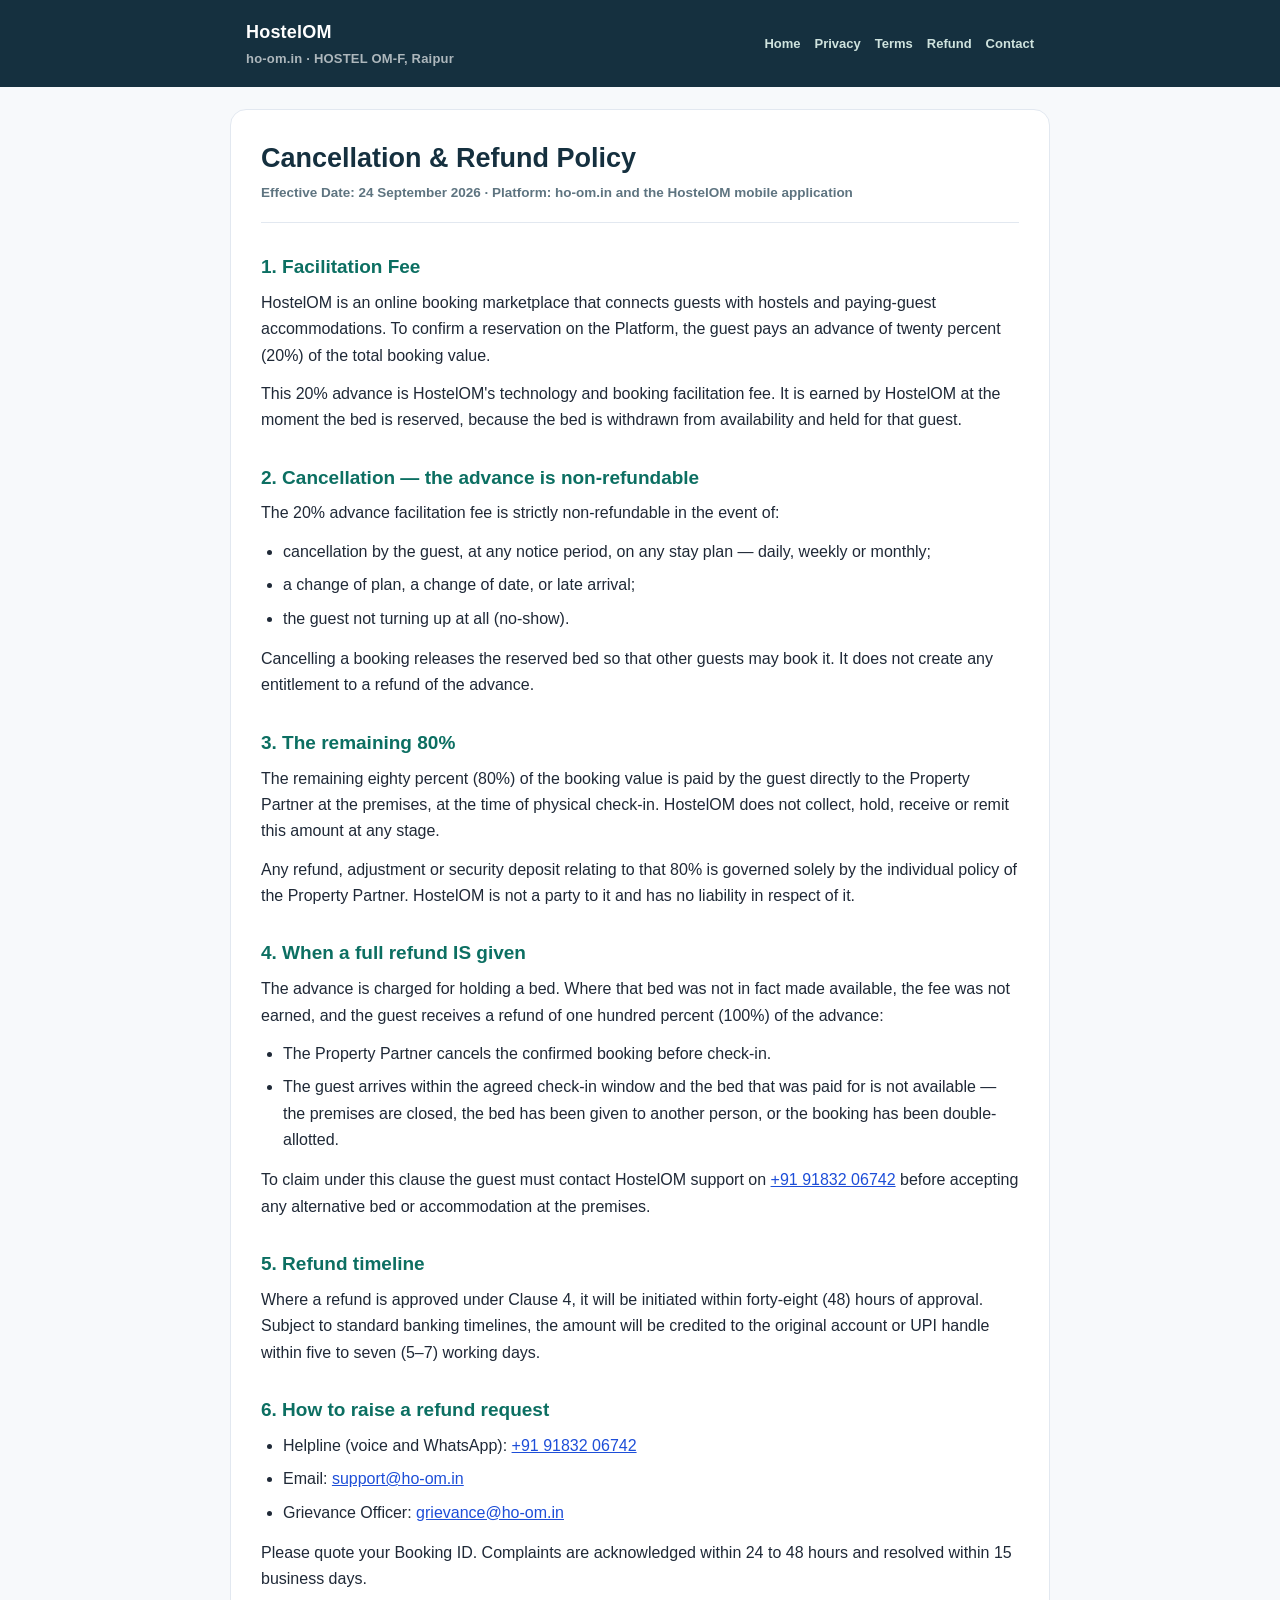
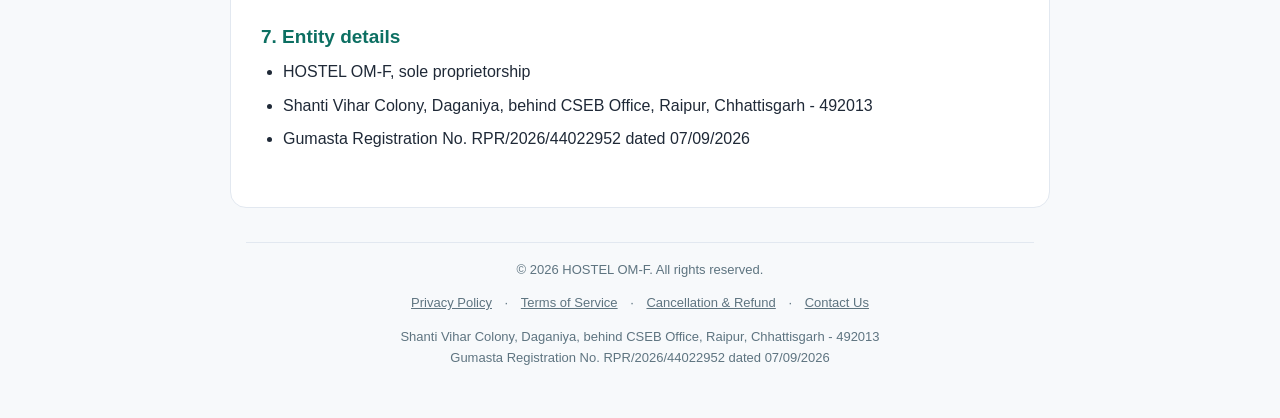
<file: refund.html>
<!DOCTYPE html>
<html lang="en">
<head>
<meta charset="utf-8">
<meta name="viewport" content="width=device-width, initial-scale=1">
<title>Cancellation &amp; Refund Policy | HostelOM</title>
<meta name="description" content="HostelOM cancellation and refund policy: the 20% advance facilitation fee, when it is refunded in full, and the timeline.">
<link rel="canonical" href="https://ho-om.in/refund">
<meta property="og:title" content="Cancellation &amp; Refund Policy | HostelOM">
<meta property="og:description" content="HostelOM cancellation and refund policy: the 20% advance facilitation fee, when it is refunded in full, and the timeline.">
<meta property="og:url" content="https://ho-om.in/refund">
<meta property="og:type" content="website">
<link rel="icon" href="/icon-192.png">
<style>
:root{--navy:#15303F;--teal:#0C6F62;--grey:#5E7480;--line:#E2E8F0;--bg:#F7F9FB;--card:#fff}
*{box-sizing:border-box}
html{-webkit-text-size-adjust:100%}
body{margin:0;background:var(--bg);color:#1f2937;
 font:16px/1.65 -apple-system,BlinkMacSystemFont,"Segoe UI",Roboto,"Helvetica Neue",Arial,sans-serif}
.wrap{max-width:820px;margin:0 auto;padding:0 16px}
header.top{background:var(--navy);color:#fff;padding:18px 0}
header.top .wrap{display:flex;align-items:center;justify-content:space-between;gap:12px;flex-wrap:wrap}
header.top a.brand{color:#fff;text-decoration:none;font-weight:800;font-size:18px;letter-spacing:.2px}
header.top a.brand span{opacity:.65;font-weight:600;font-size:13px;display:block}
header.top nav a{color:#cfe3de;text-decoration:none;font-size:13px;font-weight:700;margin-left:14px}
header.top nav a:hover{color:#fff;text-decoration:underline}
main{background:var(--card);margin:22px auto 0;padding:32px 30px 40px;max-width:820px;
 border:1px solid var(--line);border-radius:16px}
h1{font-size:27px;line-height:1.25;color:var(--navy);margin:0 0 6px}
.eff{color:var(--grey);font-size:13.5px;font-weight:600;margin:0 0 26px;
 padding-bottom:18px;border-bottom:1px solid var(--line)}
h2{font-size:19px;color:var(--teal);margin:32px 0 10px;line-height:1.3}
h3{font-size:16px;color:var(--navy);margin:22px 0 8px}
p{margin:0 0 12px}
ul{margin:0 0 14px;padding-left:22px}
li{margin-bottom:7px}
table{width:100%;border-collapse:collapse;margin:8px 0 18px;font-size:14.5px}
th,td{border:1px solid var(--line);padding:9px 11px;text-align:left;vertical-align:top}
th{background:#EEF3F7;color:var(--grey);font-size:12px;text-transform:uppercase;letter-spacing:.5px}
.q{background:#F1F6F5;border-left:4px solid var(--teal);padding:13px 16px;margin:0 0 16px;
 border-radius:0 8px 8px 0;font-style:italic}
a{color:#1d4ed8}
footer.bot{margin:34px auto 50px;max-width:820px;padding:0 16px;color:var(--grey);font-size:13px;text-align:center}
footer.bot a{color:var(--grey);margin:0 9px;white-space:nowrap}
footer.bot .rule{border-top:1px solid var(--line);margin-bottom:16px}
@media(max-width:560px){
 main{padding:22px 17px 30px;border-radius:0;border-left:0;border-right:0;margin-top:0}
 h1{font-size:23px} table{font-size:13px} th,td{padding:7px 8px}
 header.top nav a{margin:0 12px 0 0;display:inline-block}
}
</style>
</head>
<body>
<header class="top"><div class="wrap">
  <a class="brand" href="/">HostelOM<span>ho-om.in &middot; HOSTEL OM-F, Raipur</span></a>
  <nav><a href="/">Home</a><a href="/privacy">Privacy</a><a href="/terms">Terms</a><a href="/refund">Refund</a><a href="/contact">Contact</a></nav>
</div></header>
<main>
<h1>Cancellation &amp; Refund Policy</h1>
<p class="eff">Effective Date: 24 September 2026 &middot; Platform: ho-om.in and the HostelOM mobile application</p>

<h2>1. Facilitation Fee</h2>
<p>HostelOM is an online booking marketplace that connects guests with hostels and paying-guest
accommodations. To confirm a reservation on the Platform, the guest pays an advance of twenty percent
(20%) of the total booking value.</p>
<p>This 20% advance is HostelOM's technology and booking facilitation fee. It is earned by HostelOM at
the moment the bed is reserved, because the bed is withdrawn from availability and held for that
guest.</p>

<h2>2. Cancellation &mdash; the advance is non-refundable</h2>
<p>The 20% advance facilitation fee is strictly non-refundable in the event of:</p>
<ul><li>cancellation by the guest, at any notice period, on any stay plan &mdash; daily, weekly or monthly;</li><li>a change of plan, a change of date, or late arrival;</li><li>the guest not turning up at all (no-show).</li></ul>
<p>Cancelling a booking releases the reserved bed so that other guests may book it. It does not create
any entitlement to a refund of the advance.</p>

<h2>3. The remaining 80%</h2>
<p>The remaining eighty percent (80%) of the booking value is paid by the guest directly to the
Property Partner at the premises, at the time of physical check-in. HostelOM does not collect, hold,
receive or remit this amount at any stage.</p>
<p>Any refund, adjustment or security deposit relating to that 80% is governed solely by the individual
policy of the Property Partner. HostelOM is not a party to it and has no liability in respect of it.</p>

<h2>4. When a full refund IS given</h2>
<p>The advance is charged for holding a bed. Where that bed was not in fact made available, the fee was
not earned, and the guest receives a refund of one hundred percent (100%) of the advance:</p>
<ul><li>The Property Partner cancels the confirmed booking before check-in.</li><li>The guest arrives within the agreed check-in window and the bed that was paid for is not available &mdash; the premises are closed, the bed has been given to another person, or the booking has been double-allotted.</li></ul>
<p>To claim under this clause the guest must contact HostelOM support on
<a href="tel:+919183206742">+91 91832 06742</a> before accepting any alternative bed or accommodation
at the premises.</p>

<h2>5. Refund timeline</h2>
<p>Where a refund is approved under Clause 4, it will be initiated within forty-eight (48) hours of
approval. Subject to standard banking timelines, the amount will be credited to the original account or
UPI handle within five to seven (5&ndash;7) working days.</p>

<h2>6. How to raise a refund request</h2>
<ul><li>Helpline (voice and WhatsApp): <a href="tel:+919183206742">+91 91832 06742</a></li><li>Email: <a href="mailto:support@ho-om.in">support@ho-om.in</a></li><li>Grievance Officer: <a href="mailto:grievance@ho-om.in">grievance@ho-om.in</a></li></ul>
<p>Please quote your Booking ID. Complaints are acknowledged within 24 to 48 hours and resolved within
15 business days.</p>

<h2>7. Entity details</h2>
<ul><li>HOSTEL OM-F, sole proprietorship</li><li>Shanti Vihar Colony, Daganiya, behind CSEB Office, Raipur, Chhattisgarh - 492013</li><li>Gumasta Registration No. RPR/2026/44022952 dated 07/09/2026</li></ul>

</main>
<footer class="bot"><div class="rule"></div><p>&copy; 2026 HOSTEL OM-F. All rights reserved.</p><p><a href="/privacy">Privacy Policy</a> &middot; <a href="/terms">Terms of Service</a> &middot; <a href="/refund">Cancellation &amp; Refund</a> &middot; <a href="/contact">Contact Us</a></p><p>Shanti Vihar Colony, Daganiya, behind CSEB Office, Raipur, Chhattisgarh - 492013<br>Gumasta Registration No. RPR/2026/44022952 dated 07/09/2026</p></footer>
</body>
</html>
</file>
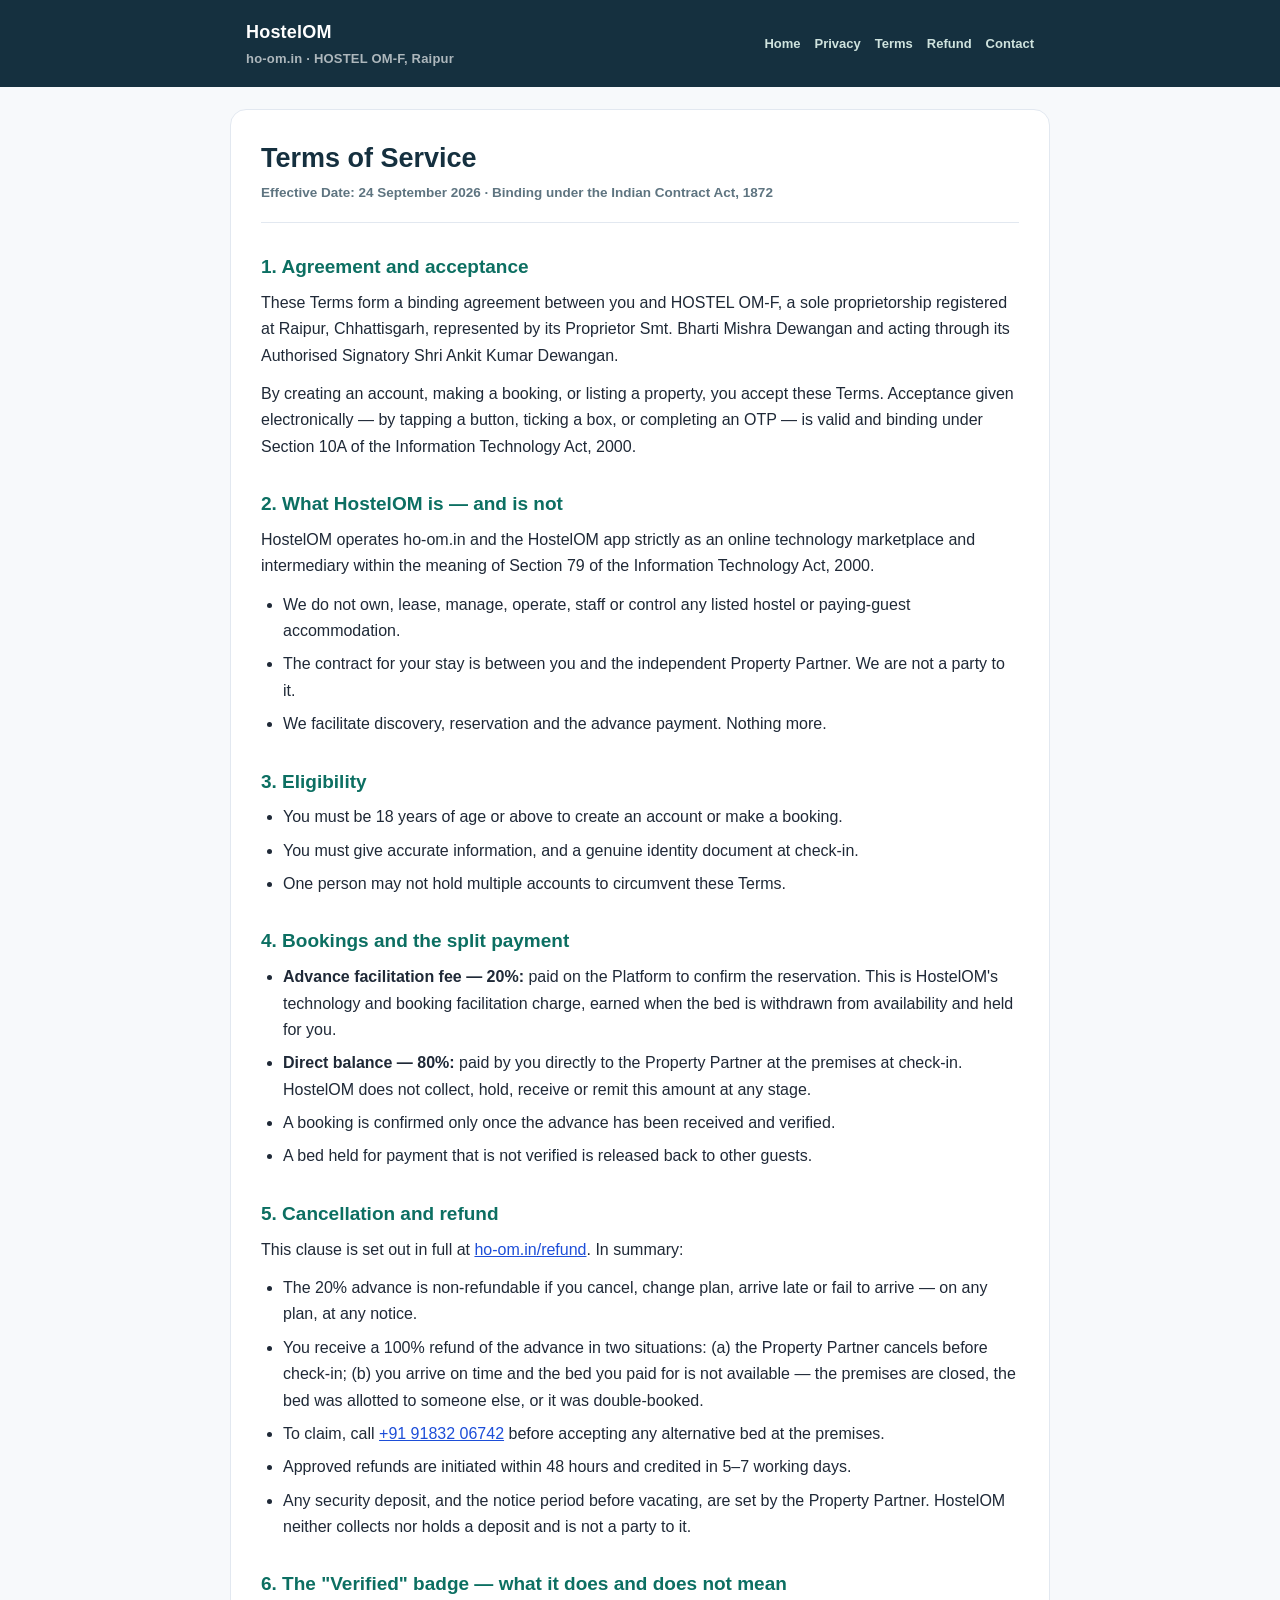
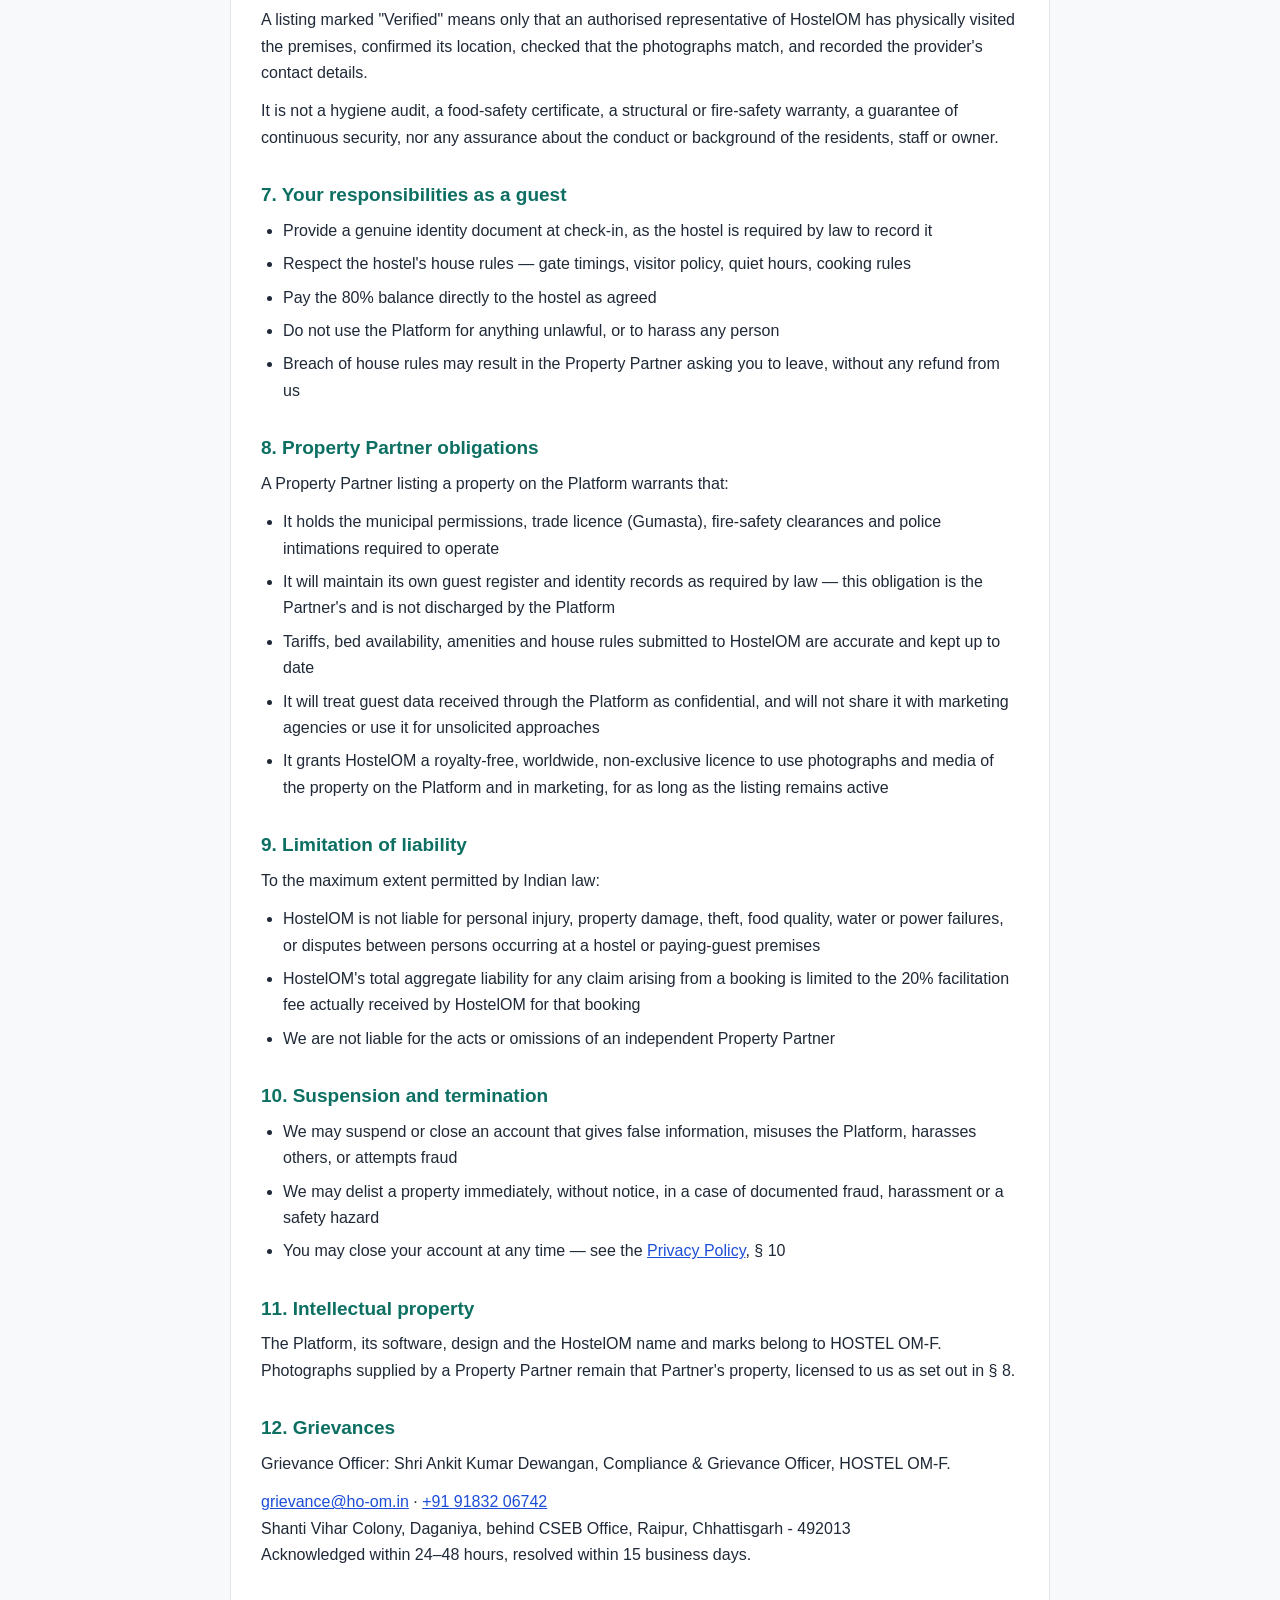
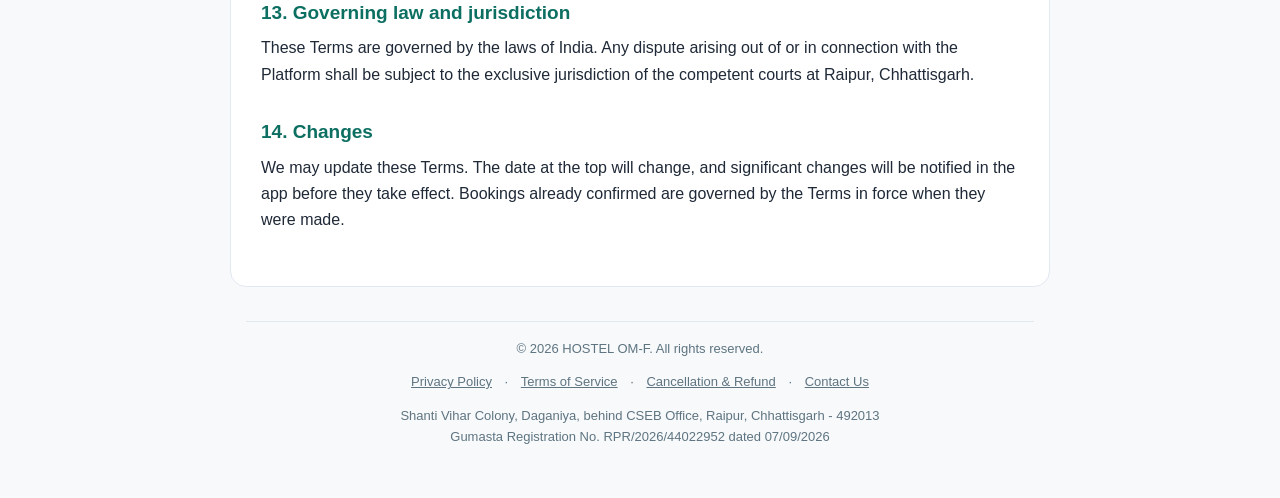
<file: terms.html>
<!DOCTYPE html>
<html lang="en">
<head>
<meta charset="utf-8">
<meta name="viewport" content="width=device-width, initial-scale=1">
<title>Terms of Service | HostelOM</title>
<meta name="description" content="The terms on which you may use ho-om.in and the HostelOM app. Binding under the Indian Contract Act, 1872.">
<link rel="canonical" href="https://ho-om.in/terms">
<meta property="og:title" content="Terms of Service | HostelOM">
<meta property="og:description" content="The terms on which you may use ho-om.in and the HostelOM app. Binding under the Indian Contract Act, 1872.">
<meta property="og:url" content="https://ho-om.in/terms">
<meta property="og:type" content="website">
<link rel="icon" href="/icon-192.png">
<style>
:root{--navy:#15303F;--teal:#0C6F62;--grey:#5E7480;--line:#E2E8F0;--bg:#F7F9FB;--card:#fff}
*{box-sizing:border-box}
html{-webkit-text-size-adjust:100%}
body{margin:0;background:var(--bg);color:#1f2937;
 font:16px/1.65 -apple-system,BlinkMacSystemFont,"Segoe UI",Roboto,"Helvetica Neue",Arial,sans-serif}
.wrap{max-width:820px;margin:0 auto;padding:0 16px}
header.top{background:var(--navy);color:#fff;padding:18px 0}
header.top .wrap{display:flex;align-items:center;justify-content:space-between;gap:12px;flex-wrap:wrap}
header.top a.brand{color:#fff;text-decoration:none;font-weight:800;font-size:18px;letter-spacing:.2px}
header.top a.brand span{opacity:.65;font-weight:600;font-size:13px;display:block}
header.top nav a{color:#cfe3de;text-decoration:none;font-size:13px;font-weight:700;margin-left:14px}
header.top nav a:hover{color:#fff;text-decoration:underline}
main{background:var(--card);margin:22px auto 0;padding:32px 30px 40px;max-width:820px;
 border:1px solid var(--line);border-radius:16px}
h1{font-size:27px;line-height:1.25;color:var(--navy);margin:0 0 6px}
.eff{color:var(--grey);font-size:13.5px;font-weight:600;margin:0 0 26px;
 padding-bottom:18px;border-bottom:1px solid var(--line)}
h2{font-size:19px;color:var(--teal);margin:32px 0 10px;line-height:1.3}
h3{font-size:16px;color:var(--navy);margin:22px 0 8px}
p{margin:0 0 12px}
ul{margin:0 0 14px;padding-left:22px}
li{margin-bottom:7px}
table{width:100%;border-collapse:collapse;margin:8px 0 18px;font-size:14.5px}
th,td{border:1px solid var(--line);padding:9px 11px;text-align:left;vertical-align:top}
th{background:#EEF3F7;color:var(--grey);font-size:12px;text-transform:uppercase;letter-spacing:.5px}
.q{background:#F1F6F5;border-left:4px solid var(--teal);padding:13px 16px;margin:0 0 16px;
 border-radius:0 8px 8px 0;font-style:italic}
a{color:#1d4ed8}
footer.bot{margin:34px auto 50px;max-width:820px;padding:0 16px;color:var(--grey);font-size:13px;text-align:center}
footer.bot a{color:var(--grey);margin:0 9px;white-space:nowrap}
footer.bot .rule{border-top:1px solid var(--line);margin-bottom:16px}
@media(max-width:560px){
 main{padding:22px 17px 30px;border-radius:0;border-left:0;border-right:0;margin-top:0}
 h1{font-size:23px} table{font-size:13px} th,td{padding:7px 8px}
 header.top nav a{margin:0 12px 0 0;display:inline-block}
}
</style>
</head>
<body>
<header class="top"><div class="wrap">
  <a class="brand" href="/">HostelOM<span>ho-om.in &middot; HOSTEL OM-F, Raipur</span></a>
  <nav><a href="/">Home</a><a href="/privacy">Privacy</a><a href="/terms">Terms</a><a href="/refund">Refund</a><a href="/contact">Contact</a></nav>
</div></header>
<main>
<h1>Terms of Service</h1>
<p class="eff">Effective Date: 24 September 2026 &middot; Binding under the Indian Contract Act, 1872</p>

<h2>1. Agreement and acceptance</h2>
<p>These Terms form a binding agreement between you and HOSTEL OM-F, a sole proprietorship registered
at Raipur, Chhattisgarh, represented by its Proprietor Smt. Bharti Mishra Dewangan and acting through
its Authorised Signatory Shri Ankit Kumar Dewangan.</p>
<p>By creating an account, making a booking, or listing a property, you accept these Terms. Acceptance
given electronically &mdash; by tapping a button, ticking a box, or completing an OTP &mdash; is valid
and binding under Section 10A of the Information Technology Act, 2000.</p>

<h2>2. What HostelOM is &mdash; and is not</h2>
<p>HostelOM operates ho-om.in and the HostelOM app strictly as an online technology marketplace and
intermediary within the meaning of Section 79 of the Information Technology Act, 2000.</p>
<ul><li>We do not own, lease, manage, operate, staff or control any listed hostel or paying-guest accommodation.</li><li>The contract for your stay is between you and the independent Property Partner. We are not a party to it.</li><li>We facilitate discovery, reservation and the advance payment. Nothing more.</li></ul>

<h2>3. Eligibility</h2>
<ul><li>You must be 18 years of age or above to create an account or make a booking.</li><li>You must give accurate information, and a genuine identity document at check-in.</li><li>One person may not hold multiple accounts to circumvent these Terms.</li></ul>

<h2>4. Bookings and the split payment</h2>
<ul><li><b>Advance facilitation fee &mdash; 20%:</b> paid on the Platform to confirm the reservation. This is HostelOM's technology and booking facilitation charge, earned when the bed is withdrawn from availability and held for you.</li><li><b>Direct balance &mdash; 80%:</b> paid by you directly to the Property Partner at the premises at check-in. HostelOM does not collect, hold, receive or remit this amount at any stage.</li><li>A booking is confirmed only once the advance has been received and verified.</li><li>A bed held for payment that is not verified is released back to other guests.</li></ul>

<h2>5. Cancellation and refund</h2>
<p>This clause is set out in full at <a href="/refund">ho-om.in/refund</a>. In summary:</p>
<ul><li>The 20% advance is non-refundable if you cancel, change plan, arrive late or fail to arrive &mdash; on any plan, at any notice.</li><li>You receive a 100% refund of the advance in two situations: (a) the Property Partner cancels before check-in; (b) you arrive on time and the bed you paid for is not available &mdash; the premises are closed, the bed was allotted to someone else, or it was double-booked.</li><li>To claim, call <a href="tel:+919183206742">+91 91832 06742</a> before accepting any alternative bed at the premises.</li><li>Approved refunds are initiated within 48 hours and credited in 5&ndash;7 working days.</li><li>Any security deposit, and the notice period before vacating, are set by the Property Partner. HostelOM neither collects nor holds a deposit and is not a party to it.</li></ul>

<h2>6. The "Verified" badge &mdash; what it does and does not mean</h2>
<p>A listing marked "Verified" means only that an authorised representative of HostelOM has physically
visited the premises, confirmed its location, checked that the photographs match, and recorded the
provider's contact details.</p>
<p>It is not a hygiene audit, a food-safety certificate, a structural or fire-safety warranty, a
guarantee of continuous security, nor any assurance about the conduct or background of the residents,
staff or owner.</p>

<h2>7. Your responsibilities as a guest</h2>
<ul><li>Provide a genuine identity document at check-in, as the hostel is required by law to record it</li><li>Respect the hostel's house rules &mdash; gate timings, visitor policy, quiet hours, cooking rules</li><li>Pay the 80% balance directly to the hostel as agreed</li><li>Do not use the Platform for anything unlawful, or to harass any person</li><li>Breach of house rules may result in the Property Partner asking you to leave, without any refund from us</li></ul>

<h2>8. Property Partner obligations</h2>
<p>A Property Partner listing a property on the Platform warrants that:</p>
<ul><li>It holds the municipal permissions, trade licence (Gumasta), fire-safety clearances and police intimations required to operate</li><li>It will maintain its own guest register and identity records as required by law &mdash; this obligation is the Partner's and is not discharged by the Platform</li><li>Tariffs, bed availability, amenities and house rules submitted to HostelOM are accurate and kept up to date</li><li>It will treat guest data received through the Platform as confidential, and will not share it with marketing agencies or use it for unsolicited approaches</li><li>It grants HostelOM a royalty-free, worldwide, non-exclusive licence to use photographs and media of the property on the Platform and in marketing, for as long as the listing remains active</li></ul>

<h2>9. Limitation of liability</h2>
<p>To the maximum extent permitted by Indian law:</p>
<ul><li>HostelOM is not liable for personal injury, property damage, theft, food quality, water or power failures, or disputes between persons occurring at a hostel or paying-guest premises</li><li>HostelOM's total aggregate liability for any claim arising from a booking is limited to the 20% facilitation fee actually received by HostelOM for that booking</li><li>We are not liable for the acts or omissions of an independent Property Partner</li></ul>

<h2>10. Suspension and termination</h2>
<ul><li>We may suspend or close an account that gives false information, misuses the Platform, harasses others, or attempts fraud</li><li>We may delist a property immediately, without notice, in a case of documented fraud, harassment or a safety hazard</li><li>You may close your account at any time &mdash; see the <a href="/privacy">Privacy Policy</a>, &sect;&nbsp;10</li></ul>

<h2>11. Intellectual property</h2>
<p>The Platform, its software, design and the HostelOM name and marks belong to HOSTEL OM-F.
Photographs supplied by a Property Partner remain that Partner's property, licensed to us as set out
in &sect;&nbsp;8.</p>

<h2>12. Grievances</h2>
<p>Grievance Officer: Shri Ankit Kumar Dewangan, Compliance &amp; Grievance Officer, HOSTEL OM-F.</p>
<p><a href="mailto:grievance@ho-om.in">grievance@ho-om.in</a> &middot;
<a href="tel:+919183206742">+91 91832 06742</a><br>Shanti Vihar Colony, Daganiya, behind CSEB Office, Raipur, Chhattisgarh - 492013<br>
Acknowledged within 24&ndash;48 hours, resolved within 15 business days.</p>

<h2>13. Governing law and jurisdiction</h2>
<p>These Terms are governed by the laws of India. Any dispute arising out of or in connection with the
Platform shall be subject to the exclusive jurisdiction of the competent courts at Raipur,
Chhattisgarh.</p>

<h2>14. Changes</h2>
<p>We may update these Terms. The date at the top will change, and significant changes will be notified
in the app before they take effect. Bookings already confirmed are governed by the Terms in force when
they were made.</p>

</main>
<footer class="bot"><div class="rule"></div><p>&copy; 2026 HOSTEL OM-F. All rights reserved.</p><p><a href="/privacy">Privacy Policy</a> &middot; <a href="/terms">Terms of Service</a> &middot; <a href="/refund">Cancellation &amp; Refund</a> &middot; <a href="/contact">Contact Us</a></p><p>Shanti Vihar Colony, Daganiya, behind CSEB Office, Raipur, Chhattisgarh - 492013<br>Gumasta Registration No. RPR/2026/44022952 dated 07/09/2026</p></footer>
</body>
</html>
</file>
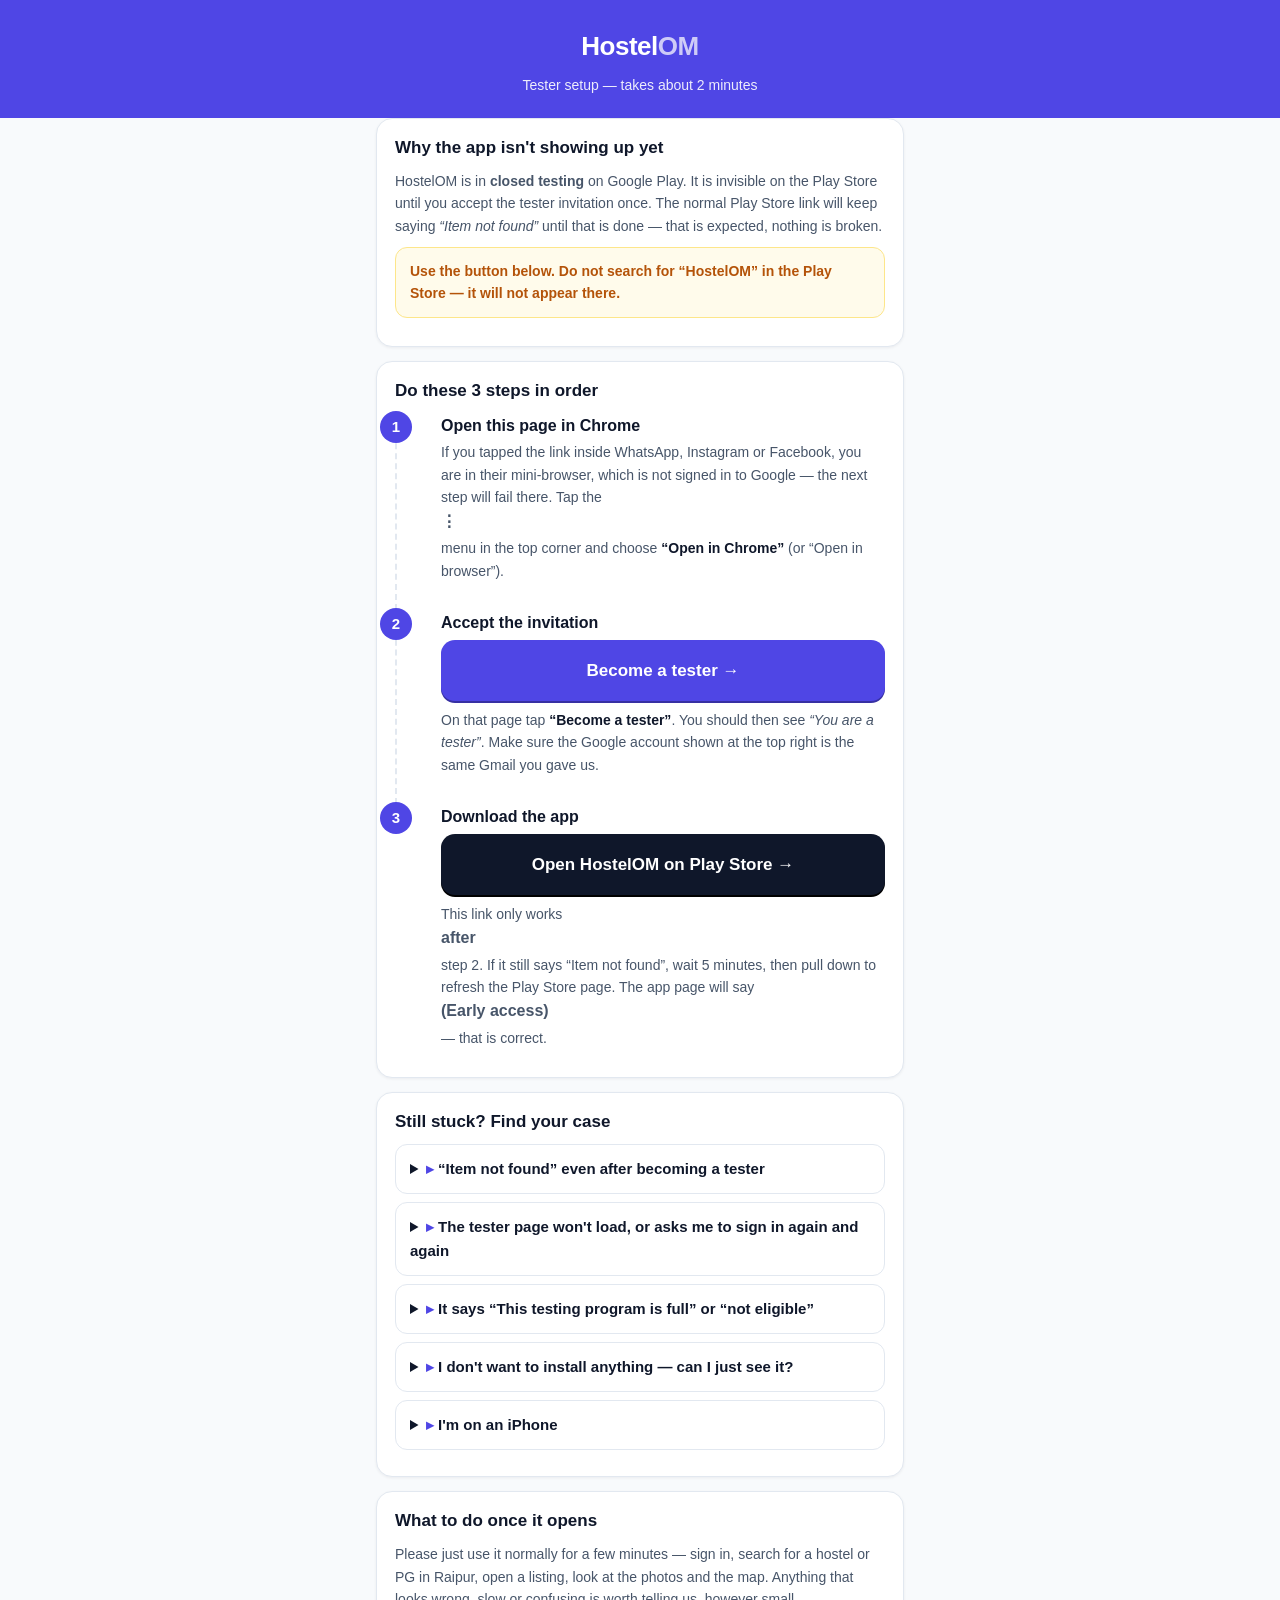
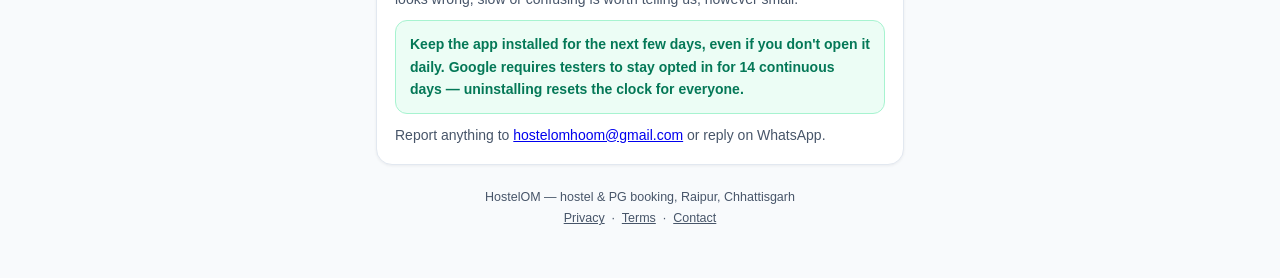
<file: tester.html>
<!DOCTYPE html>
<!--
  TESTER KA EK-HI-LINK PANNA
  ==========================
  Kyun bana: 40 testers ko link bhejne ke baad bhi log "Item not found" /
  "app isn't showing" keh rahe the. Teen alag-alag wajahein ek jaisi dikhti
  hain, aur WhatsApp par samjhane me poora din jata hai:

    1. Play Store ka link (details?id=...) bheja gaya - wo link opt-in se
       PEHLE kabhi nahi khulta. Yahi sabse aam galti thi.
    2. Link WhatsApp ke andar wale browser me khula - usme Google ka login
       nahi hota, isliye opt-in panna chal hi nahi sakta.
    3. Phone ke Play Store me doosra Gmail chalu hai - list me jo email hai
       wo nahi.

  Ab ek hi link bhejna hai: ho-om.in/tester
  Panna khud hi sahi button deta hai aur teeno galtiyon ka hal batata hai.

  Ye panna JAAN-BOOJH KAR akela hai - koi script bahar se nahi aati, taaki
  dheemi 2G par bhi turant khule.
-->
<html lang="en">
<head>
<meta charset="utf-8">
<meta name="viewport" content="width=device-width, initial-scale=1">
<title>HostelOM — Tester Setup (3 steps)</title>
<meta name="robots" content="noindex">
<meta name="theme-color" content="#4f46e5">
<style>
  :root{
    --ink:#0f172a; --mute:#475569; --line:#e2e8f0; --bg:#f8fafc; --card:#ffffff;
    --brand:#4f46e5; --brandDark:#3730a3; --warn:#b45309; --warnBg:#fffbeb;
    --warnLine:#fde68a; --good:#047857; --goodBg:#ecfdf5; --bad:#b91c1c; --badBg:#fef2f2;
  }
  *{box-sizing:border-box;-webkit-tap-highlight-color:transparent}
  html,body{margin:0;padding:0}
  body{
    background:var(--bg); color:var(--ink);
    font:16px/1.6 -apple-system,BlinkMacSystemFont,"Segoe UI",Roboto,Arial,sans-serif;
    padding:0 0 48px;
  }
  .wrap{max-width:560px;margin:0 auto;padding:0 16px}
  header{background:var(--brand);color:#fff;padding:26px 0 22px;margin-bottom:-14px}
  header .wrap{text-align:center}
  .logo{font-size:26px;font-weight:800;letter-spacing:-.5px;margin:0}
  .logo span{opacity:.72;font-weight:600}
  .sub{margin:6px 0 0;font-size:14px;opacity:.9}
  .card{
    background:var(--card);border:1px solid var(--line);border-radius:16px;
    padding:18px;margin:14px 0;box-shadow:0 1px 3px rgba(15,23,42,.06);
  }
  h2{font-size:17px;margin:0 0 10px;line-height:1.35}
  h3{font-size:15px;margin:18px 0 6px}
  p{margin:0 0 10px}
  .mute{color:var(--mute);font-size:14px}
  ol.steps{margin:0;padding:0;list-style:none;counter-reset:s}
  ol.steps>li{
    counter-increment:s;position:relative;padding:0 0 18px 44px;margin:0;
    border-left:2px dashed var(--line);
  }
  ol.steps>li:last-child{border-left-color:transparent;padding-bottom:0}
  ol.steps>li::before{
    content:counter(s);position:absolute;left:-17px;top:-2px;
    width:32px;height:32px;border-radius:999px;background:var(--brand);color:#fff;
    font-weight:800;font-size:15px;display:flex;align-items:center;justify-content:center;
  }
  ol.steps>li b{display:block;font-size:16px;margin-bottom:3px}
  a.btn{
    display:block;text-align:center;text-decoration:none;
    background:var(--brand);color:#fff;font-weight:800;font-size:17px;
    padding:17px 18px;border-radius:14px;margin:4px 0 8px;
    box-shadow:0 2px 0 var(--brandDark);
  }
  a.btn:active{transform:translateY(1px);box-shadow:none}
  a.btn.alt{background:#0f172a;box-shadow:0 2px 0 #000}
  .note{
    background:var(--warnBg);border:1px solid var(--warnLine);color:var(--warn);
    border-radius:12px;padding:12px 14px;font-size:14px;font-weight:600;margin:10px 0;
  }
  .good{background:var(--goodBg);border:1px solid #a7f3d0;color:var(--good)}
  .bad{background:var(--badBg);border:1px solid #fecaca;color:var(--bad)}
  details{border:1px solid var(--line);border-radius:12px;padding:12px 14px;margin:8px 0;background:#fff}
  details+details{margin-top:8px}
  summary{font-weight:700;cursor:pointer;font-size:15px}
  summary::-webkit-details-marker{display:none}
  summary::before{content:"▸ ";color:var(--brand);font-weight:900}
  details[open] summary::before{content:"▾ "}
  details .body{padding-top:8px;font-size:14.5px;color:var(--mute)}
  code{
    background:#eef2ff;color:var(--brandDark);padding:2px 6px;border-radius:6px;
    font-size:13px;font-family:ui-monospace,Menlo,Consolas,monospace;word-break:break-all;
  }
  .path{font-weight:700;color:var(--ink)}
  footer{text-align:center;color:var(--mute);font-size:12.5px;margin-top:22px;line-height:1.7}
  footer a{color:var(--mute)}
  .copybox{
    display:flex;gap:8px;align-items:center;border:1px dashed var(--line);
    border-radius:10px;padding:10px 12px;background:#f8fafc;margin:8px 0;
  }
  .copybox code{background:none;padding:0;flex:1;color:var(--ink)}
  .copybox button{
    border:0;background:var(--brand);color:#fff;font-weight:800;font-size:13px;
    padding:9px 13px;border-radius:8px;cursor:pointer;min-height:38px;white-space:nowrap;
  }
  @media (prefers-color-scheme: dark){
    :root:not([data-theme="light"]){
      --ink:#e8edf6; --mute:#9aa8bd; --line:#2a3447; --bg:#0b1220; --card:#131c2e;
      --warnBg:#2a2008; --warnLine:#5b4408; --goodBg:#07251b; --badBg:#2a0d0d;
    }
    :root:not([data-theme="light"]) code{background:#1e2745;color:#c7d2fe}
    :root:not([data-theme="light"]) .copybox{background:#0f1728}
    :root:not([data-theme="light"]) details{background:var(--card)}
  }
</style>
</head>
<body>

<header>
  <div class="wrap">
    <p class="logo">Hostel<span>OM</span></p>
    <p class="sub">Tester setup — takes about 2 minutes</p>
  </div>
</header>

<div class="wrap">

  <div class="card">
    <h2>Why the app isn't showing up yet</h2>
    <p class="mute">
      HostelOM is in <b>closed testing</b> on Google Play. It is invisible on the
      Play Store until you accept the tester invitation once. The normal Play Store
      link will keep saying <i>“Item not found”</i> until that is done — that is
      expected, nothing is broken.
    </p>
    <div class="note">
      Use the button below. Do <b>not</b> search for “HostelOM” in the Play Store — it
      will not appear there.
    </div>
  </div>

  <div class="card">
    <h2>Do these 3 steps in order</h2>
    <ol class="steps">
      <li>
        <b>Open this page in Chrome</b>
        <p class="mute">
          If you tapped the link inside WhatsApp, Instagram or Facebook, you are in
          their mini-browser, which is not signed in to Google — the next step will
          fail there. Tap the <b>⋮</b> menu in the top corner and choose
          <span class="path">“Open in Chrome”</span> (or “Open in browser”).
        </p>
      </li>
      <li>
        <b>Accept the invitation</b>
        <a class="btn" href="https://play.google.com/apps/testing/in.ho_om.twa"
           target="_blank" rel="noopener">Become a tester →</a>
        <p class="mute">
          On that page tap <span class="path">“Become a tester”</span>. You should then
          see <i>“You are a tester”</i>. Make sure the Google account shown at the top
          right is the same Gmail you gave us.
        </p>
      </li>
      <li>
        <b>Download the app</b>
        <a class="btn alt" href="https://play.google.com/store/apps/details?id=in.ho_om.twa"
           target="_blank" rel="noopener">Open HostelOM on Play Store →</a>
        <p class="mute">
          This link only works <b>after</b> step 2. If it still says “Item not found”,
          wait 5 minutes, then pull down to refresh the Play Store page. The app page
          will say <b>(Early access)</b> — that is correct.
        </p>
      </li>
    </ol>
  </div>

  <div class="card">
    <h2>Still stuck? Find your case</h2>

    <details>
      <summary>“Item not found” even after becoming a tester</summary>
      <div class="body">
        Almost always the Play Store app is signed in with a <b>different Google
        account</b> than the one that accepted the invitation.
        Open the Play Store → tap your photo in the top right → check the email shown.
        If it is not the Gmail you gave us, switch accounts, then open the tester link
        again. Google can also take up to 10 minutes to sync — clearing the Play Store
        cache (<span class="path">Settings → Apps → Google Play Store → Storage →
        Clear cache</span>) makes it instant.
      </div>
    </details>

    <details>
      <summary>The tester page won't load, or asks me to sign in again and again</summary>
      <div class="body">
        You are in an in-app browser. Copy this address and paste it into Chrome
        directly:
        <div class="copybox">
          <code id="optin">play.google.com/apps/testing/in.ho_om.twa</code>
          <button type="button" id="copyBtn">Copy</button>
        </div>
      </div>
    </details>

    <details>
      <summary>It says “This testing program is full” or “not eligible”</summary>
      <div class="body">
        Your Gmail is not on the tester list — usually a small spelling difference
        (an extra letter, or a different address than the one on your phone).
        Send us the <b>exact Gmail shown in your Play Store account</b> and we will add
        it. There is no limit problem on our side.
      </div>
    </details>

    <details>
      <summary>I don't want to install anything — can I just see it?</summary>
      <div class="body">
        Yes. HostelOM runs in the browser too, with every feature the app has:
        <a class="btn" href="https://ho-om.in" target="_blank" rel="noopener">Open ho-om.in in the browser →</a>
        Testing through the Play Store app still helps us a lot, because that is what
        Google counts.
      </div>
    </details>

    <details>
      <summary>I'm on an iPhone</summary>
      <div class="body">
        The Play Store app is Android-only. On iPhone, open
        <a href="https://ho-om.in">ho-om.in</a> in Safari, then tap
        <span class="path">Share → Add to Home Screen</span> — it behaves like an app.
      </div>
    </details>
  </div>

  <div class="card">
    <h2>What to do once it opens</h2>
    <p class="mute">
      Please just use it normally for a few minutes — sign in, search for a hostel or
      PG in Raipur, open a listing, look at the photos and the map. Anything that looks
      wrong, slow or confusing is worth telling us, however small.
    </p>
    <div class="note good">
      Keep the app installed for the next few days, even if you don't open it daily.
      Google requires testers to stay opted in for 14 continuous days — uninstalling
      resets the clock for everyone.
    </div>
    <p class="mute" style="margin-bottom:0">
      Report anything to <a href="mailto:hostelomhoom@gmail.com">hostelomhoom@gmail.com</a>
      or reply on WhatsApp.
    </p>
  </div>

  <footer>
    HostelOM — hostel &amp; PG booking, Raipur, Chhattisgarh<br>
    <a href="/privacy">Privacy</a> &nbsp;·&nbsp; <a href="/terms">Terms</a>
    &nbsp;·&nbsp; <a href="/contact">Contact</a>
  </footer>

</div>

<script>
  // Copy button. navigator.clipboard sirf HTTPS par chalta hai aur kuch purane
  // Android browsers me hai hi nahi - isliye purana execCommand wala raasta bhi
  // rakha hai, warna atke hue tester ke liye yahi button bekaar ho jata.
  (function () {
    var btn = document.getElementById('copyBtn');
    var txt = document.getElementById('optin');
    if (!btn || !txt) return;
    btn.addEventListener('click', function () {
      var s = 'https://' + txt.textContent.trim();
      var done = function () { btn.textContent = 'Copied ✓'; setTimeout(function () { btn.textContent = 'Copy'; }, 1800); };
      if (navigator.clipboard && navigator.clipboard.writeText) {
        navigator.clipboard.writeText(s).then(done, fallback);
      } else { fallback(); }
      function fallback() {
        try {
          var t = document.createElement('textarea');
          t.value = s; t.style.position = 'fixed'; t.style.top = '-999px';
          document.body.appendChild(t); t.select();
          document.execCommand('copy'); document.body.removeChild(t); done();
        } catch (e) { btn.textContent = 'Copy failed'; }
      }
    });
  })();
</script>

</body>
</html>
</file>
